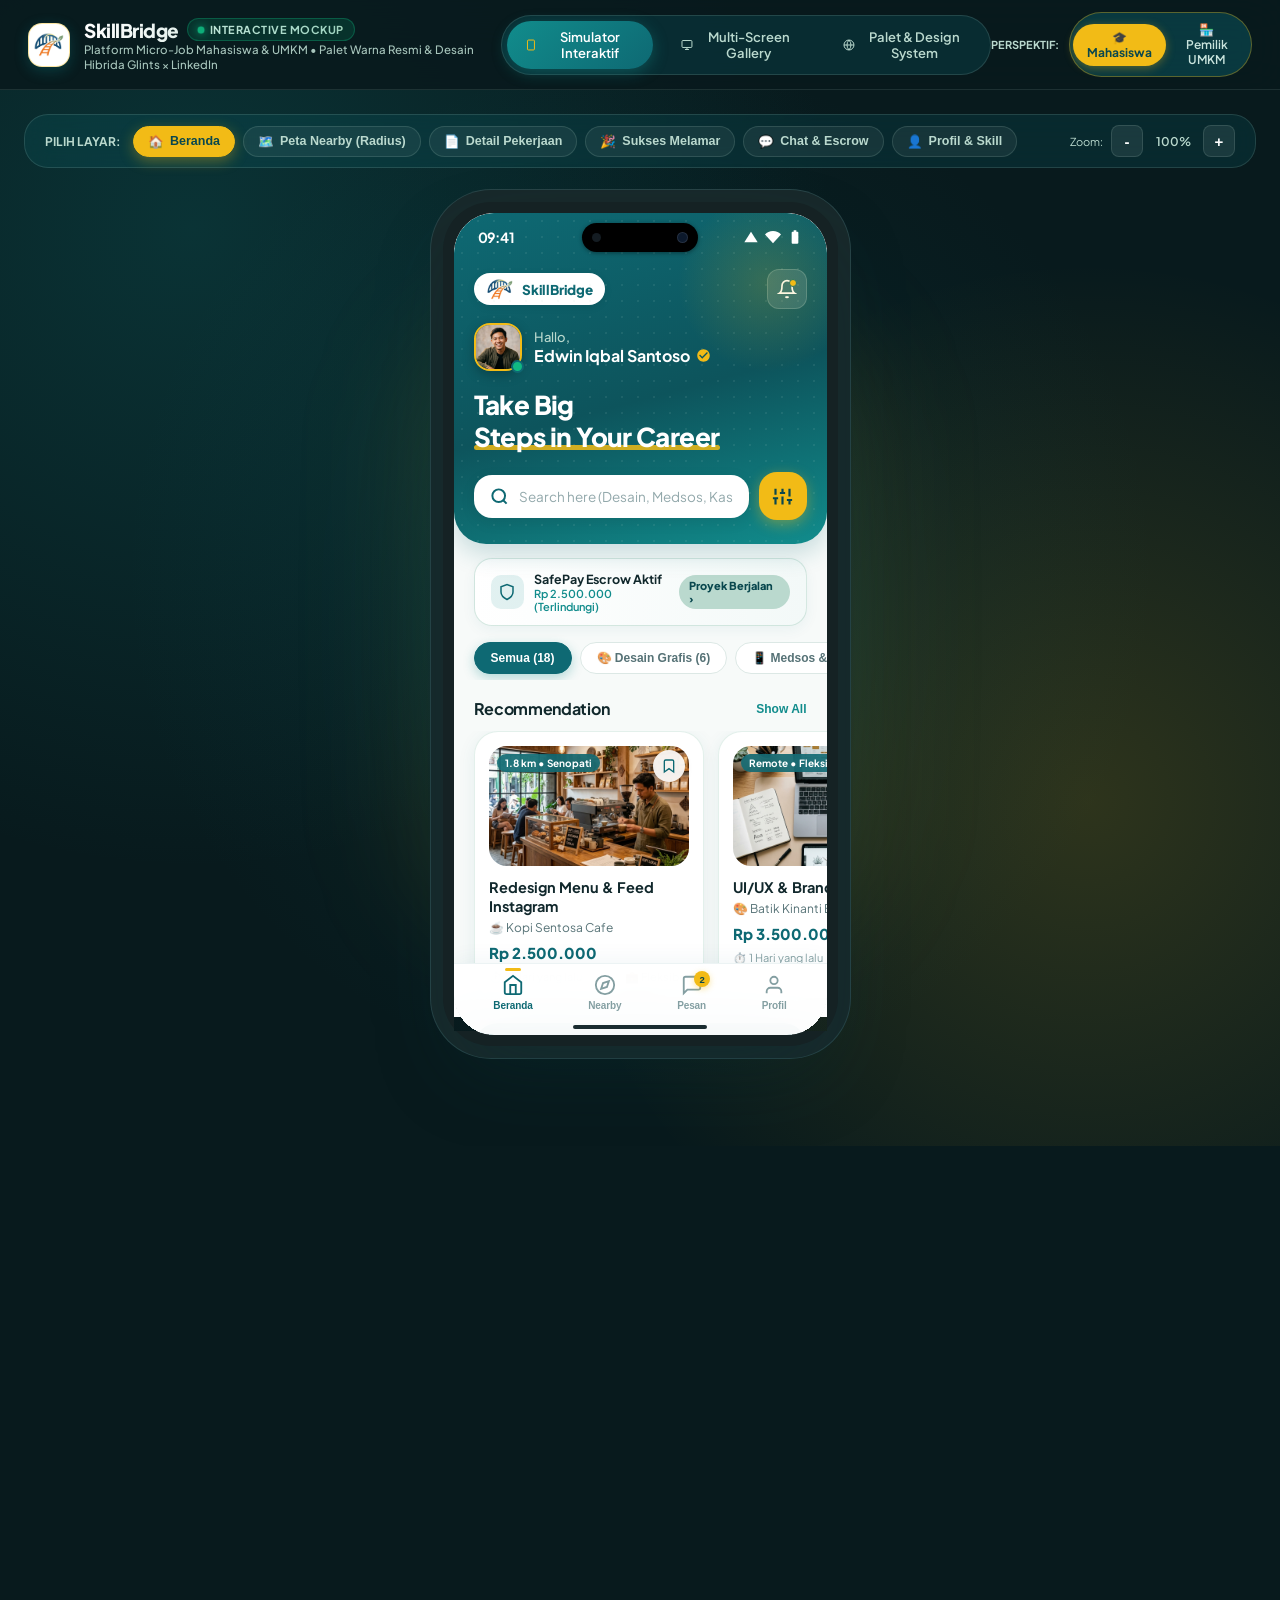
<file: index.html>
<!DOCTYPE html>
<html lang="id">
<head>
  <meta charset="UTF-8">
  <meta http-equiv="refresh" content="0; url=mockup/index.html">
  <title>SkillBridge Mockup Redirect</title>
</head>
<body>
  <p>Mengarahkan ke <a href="mockup/index.html">SkillBridge Interactive Mockup</a>...</p>
</body>
</html>
</file>
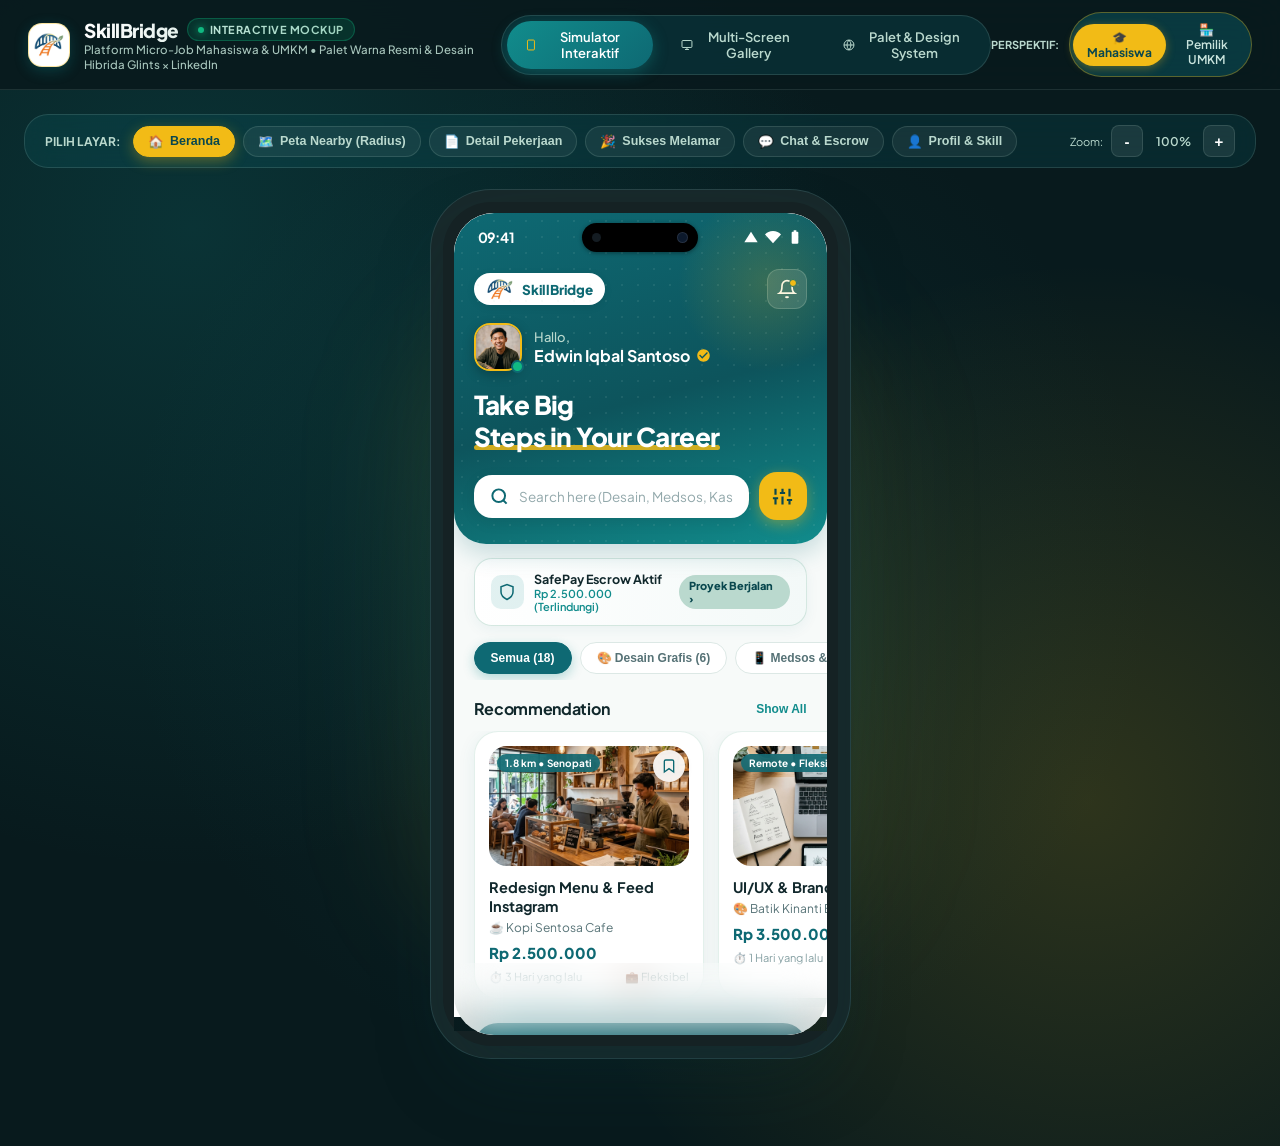
<file: mockup/index.html>
<!DOCTYPE html>
<html lang="id">
<head>
  <meta charset="UTF-8">
  <meta name="viewport" content="width=device-width, initial-scale=1.0">
  <title>SkillBridge — Platform Micro-Job Mahasiswa & UMKM | Interactive Mockup</title>
  <meta name="description" content="Platform yang mengubah skill mahasiswa menjadi peluang kerja dan membantu UMKM mendapatkan tenaga terampil secara fleksibel.">
  <link rel="stylesheet" href="css/style.css">
  <link rel="icon" type="image/svg+xml" href="data:image/svg+xml,<svg xmlns='http://www.w3.org/2000/svg' viewBox='0 0 24 24' fill='%23F2BB16'><path d='M12 2L2 7l10 5 10-5-10-5zM2 17l10 5 10-5M2 12l10 5 10-5'/></svg>">
</head>
<body>

  <!-- ==========================================
       STUDIO TOP NAVBAR
       ========================================== -->
  <header class="studio-navbar">
    <div class="brand-area">
      <div class="brand-logo-badge" style="background: white; padding: 4px; display: flex; align-items: center; justify-content: center;">
        <img src="assets/images/logo.png" alt="SkillBridge" style="width: 32px; height: 32px; object-fit: contain;">
      </div>
      <div class="brand-info">
        <h1>SkillBridge <span class="live-badge"><span class="live-dot"></span> Interactive Mockup</span></h1>
        <p>Platform Micro-Job Mahasiswa & UMKM • Palet Warna Resmi & Desain Hibrida Glints × LinkedIn</p>
      </div>
    </div>

    <!-- Center Mode Switchers -->
    <div class="studio-center-controls">
      <button class="nav-tab-btn active" id="tabPhoneSimulator" onclick="switchStudioMode('simulator')">
        <svg width="16" height="16" viewBox="0 0 24 24" fill="none" stroke="currentColor" stroke-width="2"><rect x="5" y="2" width="14" height="20" rx="2" ry="2"></rect><line x1="12" y1="18" x2="12.01" y2="18"></line></svg>
        Simulator Interaktif
      </button>
      <button class="nav-tab-btn" id="tabMultiShowcase" onclick="switchStudioMode('showcase')">
        <svg width="16" height="16" viewBox="0 0 24 24" fill="none" stroke="currentColor" stroke-width="2"><rect x="2" y="3" width="20" height="14" rx="2" ry="2"></rect><line x1="8" y1="21" x2="16" y2="21"></line><line x1="12" y1="17" x2="12" y2="21"></line></svg>
        Multi-Screen Gallery
      </button>
      <button class="nav-tab-btn" id="tabDesignSystem" onclick="switchStudioMode('design-system')">
        <svg width="16" height="16" viewBox="0 0 24 24" fill="none" stroke="currentColor" stroke-width="2"><circle cx="12" cy="12" r="10"></circle><path d="M12 2a14.5 14.5 0 0 0 0 20 14.5 14.5 0 0 0 0-20"></path><line x1="2" y1="12" x2="22" y2="12"></line></svg>
        Palet & Design System
      </button>
    </div>

    <!-- Role Switcher -->
    <div class="role-switch-container">
      <span style="font-size: 11px; color: var(--c-mint-soft); font-weight: 700;">PERSPEKTIF:</span>
      <div class="role-pill">
        <button class="role-btn active" id="btnRoleStudent" onclick="switchUserRole('student')">🎓 Mahasiswa</button>
        <button class="role-btn" id="btnRoleUMKM" onclick="switchUserRole('umkm')">🏪 Pemilik UMKM</button>
      </div>
    </div>
  </header>

  <!-- ==========================================
       MAIN CONTENT CONTAINER
       ========================================== -->
  <main class="studio-main">

    <!-- ==========================================
         VIEW 1: PHONE SIMULATOR
         ========================================== -->
    <div id="viewSimulator">
      
      <!-- Simulator Navigation Toolbar -->
      <div class="simulator-toolbar">
        <div class="screen-shortcuts">
          <span style="font-size: 12px; color: var(--c-mint-soft); font-weight: 700; margin-right: 4px;">PILIH LAYAR:</span>
          <button class="screen-btn active" data-screen="screen-home" onclick="navToScreen('screen-home')">
            <span>🏠</span> Beranda
          </button>
          <button class="screen-btn" data-screen="screen-nearby" onclick="navToScreen('screen-nearby')">
            <span>🗺️</span> Peta Nearby (Radius)
          </button>
          <button class="screen-btn" data-screen="screen-detail" onclick="navToScreen('screen-detail')">
            <span>📄</span> Detail Pekerjaan
          </button>
          <button class="screen-btn" data-screen="screen-success" onclick="navToScreen('screen-success')">
            <span>🎉</span> Sukses Melamar
          </button>
          <button class="screen-btn" data-screen="screen-chat" onclick="navToScreen('screen-chat')">
            <span>💬</span> Chat & Escrow
          </button>
          <button class="screen-btn" data-screen="screen-profile" onclick="navToScreen('screen-profile')">
            <span>👤</span> Profil & Skill
          </button>
          <button class="screen-btn" data-screen="screen-umkm-post" id="btnUmkmPostNav" onclick="navToScreen('screen-umkm-post')" style="display: none; background: #FEF3C7; color: #92400E; border-color: #FDE68A;">
            <span>➕</span> Pasang Lowongan
          </button>
        </div>

        <div class="scale-controls">
          <span style="font-size: 11px; color: var(--c-mint-soft);">Zoom:</span>
          <button class="scale-btn" onclick="adjustScale(-0.1)">-</button>
          <span class="scale-text" id="scaleIndicator">100%</span>
          <button class="scale-btn" onclick="adjustScale(0.1)">+</button>
        </div>
      </div>

      <!-- Simulator Stage with Device Frame -->
      <div class="simulator-stage">
        <div class="device-glow"></div>

        <div class="phone-wrapper" id="phoneWrapper">
          <div class="phone-inner">

            <!-- iPhone 16 Status Bar -->
            <div class="phone-status-bar" id="phoneStatusBar">
              <span class="status-time">09:41</span>
              <div class="dynamic-island">
                <div class="sensor-dot"></div>
                <div class="camera-lens"></div>
              </div>
              <div class="status-icons">
                <!-- Signal -->
                <svg viewBox="0 0 24 24"><path d="M2 20h20L12 4 2 20z"/></svg>
                <!-- Wifi -->
                <svg viewBox="0 0 24 24"><path d="M12 3C7.03 3 2.65 5.09.03 8.43L12 21.5 23.97 8.42C21.35 5.09 16.97 3 12 3z"/></svg>
                <!-- Battery -->
                <svg viewBox="0 0 24 24"><path d="M15.67 4H14V2h-4v2H8.33C7.6 4 7 4.6 7 5.33v15.33C7 21.4 7.6 22 8.33 22h7.33c.74 0 1.34-.6 1.34-1.33V5.33C17 4.6 16.4 4 15.67 4z"/></svg>
              </div>
            </div>

            <!-- Viewport Containing Active Screens -->
            <div class="phone-screen-viewport" id="viewport">

              <!-- ==============================================
                   SCREEN 1: BERANDA MAHASISWA (HOME)
                   ============================================== -->
              <div class="screen-container active" id="screen-home">
                
                <!-- Curved Teal Header inspired by Reference 2 -->
                <div class="home-curved-header">
                  <div style="display: flex; align-items: center; justify-content: space-between; margin-bottom: 14px;">
                    <div style="background: white; border-radius: 20px; padding: 5px 12px; display: inline-flex; align-items: center; gap: 8px; box-shadow: 0 2px 8px rgba(0,0,0,0.08);">
                      <img src="assets/images/logo.png" alt="SkillBridge" style="height: 22px; width: auto; object-fit: contain;">
                      <span style="font-size: 13.5px; font-weight: 800; color: #0E6973; letter-spacing: -0.2px;">SkillBridge</span>
                    </div>
                    <button class="header-action-btn" onclick="showToast('Notifikasi: Kopi Sentosa menyukai portofoliomu!')">
                      <svg viewBox="0 0 24 24" fill="none" stroke-width="2"><path d="M18 8A6 6 0 0 0 6 8c0 7-3 9-3 9h18s-3-2-3-9"></path><path d="M13.73 21a2 2 0 0 1-3.46 0"></path></svg>
                      <span class="dot-alert"></span>
                    </button>
                  </div>
                  <div class="user-top-row">
                    <div class="user-profile-meta" onclick="navToScreen('screen-profile')" style="cursor: pointer;">
                      <div class="avatar-wrapper">
                        <img src="assets/images/avatar_ryan.jpg" alt="Edwin Iqbal" class="user-avatar-img">
                        <span class="online-badge"></span>
                      </div>
                      <div>
                        <p class="greeting-text">Hallo,</p>
                        <h3 class="greeting-name">
                          Edwin Iqbal Santoso
                          <svg class="verified-icon" viewBox="0 0 24 24"><path d="M12 2C6.48 2 2 6.48 2 12s4.48 10 10 10 10-4.48 10-10S17.52 2 12 2zm-2 15l-5-5 1.41-1.41L10 14.17l7.59-7.59L19 8l-9 9z"/></svg>
                        </h3>
                      </div>
                    </div>
                  </div>

                  <!-- Tagline (PDF page 12) -->
                  <div class="hero-tagline-area">
                    <h2>Take Big<br><span class="tagline-underline">Steps in Your Career</span></h2>
                  </div>

                  <!-- Search Bar & Filter Button -->
                  <div class="search-filter-wrapper">
                    <div class="search-input-box">
                      <svg viewBox="0 0 24 24" fill="none" stroke-width="2.5"><circle cx="11" cy="11" r="8"></circle><line x1="21" y1="21" x2="16.65" y2="16.65"></line></svg>
                      <input type="text" id="searchInput" placeholder="Search here (Desain, Medsos, Kas)..">
                    </div>
                    <button class="filter-btn-square" onclick="showFilterModal()">
                      <svg viewBox="0 0 24 24" fill="none" stroke-width="2.5"><line x1="4" y1="21" x2="4" y2="14"></line><line x1="4" y1="10" x2="4" y2="3"></line><line x1="12" y1="21" x2="12" y2="12"></line><line x1="12" y1="8" x2="12" y2="3"></line><line x1="20" y1="21" x2="20" y2="16"></line><line x1="20" y1="12" x2="20" y2="3"></line><line x1="1" y1="14" x2="7" y2="14"></line><line x1="9" y1="8" x2="15" y2="8"></line><line x1="17" y1="16" x2="23" y2="16"></line></svg>
                    </button>
                  </div>
                </div>

                <!-- Escrow Quick Balance Pill -->
                <div class="escrow-quick-pill" onclick="navToScreen('screen-chat')">
                  <div class="escrow-left">
                    <div class="escrow-icon-shield">
                      <svg viewBox="0 0 24 24" fill="none" stroke-width="2"><path d="M12 22s8-4 8-10V5l-8-3-8 3v7c0 6 8 10 8 10z"></path></svg>
                    </div>
                    <div class="escrow-labels">
                      <h4>SafePay Escrow Aktif</h4>
                      <p>Rp 2.500.000 (Terlindungi)</p>
                    </div>
                  </div>
                  <span class="escrow-right-badge">Proyek Berjalan ›</span>
                </div>

                <!-- Category Pills (Horizontal Scroll) -->
                <div class="category-scroll-section">
                  <button class="category-pill active" onclick="filterCategory(this, 'all')">Semua (18)</button>
                  <button class="category-pill" onclick="filterCategory(this, 'desain')">🎨 Desain Grafis (6)</button>
                  <button class="category-pill" onclick="filterCategory(this, 'sosmed')">📱 Medsos & Konten (5)</button>
                  <button class="category-pill" onclick="filterCategory(this, 'pembukuan')">📊 Pembukuan Kas (3)</button>
                  <button class="category-pill" onclick="filterCategory(this, 'webit')">💻 Web & IT (2)</button>
                  <button class="category-pill" onclick="filterCategory(this, 'admin')">📝 Admin UMKM (2)</button>
                </div>

                <!-- Section: Recommendation (PDF Page 12) -->
                <div class="section-title-row">
                  <h3>Recommendation</h3>
                  <button class="show-all-link" onclick="showToast('Menampilkan 12 lowongan rekomendasi AI..')">Show All</button>
                </div>

                <div class="recommendation-carousel">
                  <!-- Recom Card 1 -->
                  <div class="recom-card" onclick="openJobDetail('kopi-sentosa')">
                    <button class="bookmark-toggle-btn active" onclick="toggleBookmark(event, this)">
                      <svg viewBox="0 0 24 24" stroke-width="2"><path d="M19 21l-7-5-7 5V5a2 2 0 0 1 2-2h10a2 2 0 0 1 2 2z"></path></svg>
                    </button>
                    <div class="recom-thumb-box">
                      <img src="assets/images/coffee_shop.jpg" alt="Kopi Sentosa">
                      <span class="recom-tag-badge">1.8 km • Senopati</span>
                    </div>
                    <h4 class="recom-job-title">Redesign Menu & Feed Instagram</h4>
                    <p class="recom-umkm-name">☕ Kopi Sentosa Cafe</p>
                    <div class="recom-salary">Rp 2.500.000</div>
                    <div class="recom-meta-row">
                      <span class="meta-icon-item">⏱️ 3 Hari yang lalu</span>
                      <span class="meta-icon-item">💼 Fleksibel</span>
                    </div>
                  </div>

                  <!-- Recom Card 2 -->
                  <div class="recom-card" onclick="openJobDetail('desain-brand')">
                    <button class="bookmark-toggle-btn" onclick="toggleBookmark(event, this)">
                      <svg viewBox="0 0 24 24" stroke-width="2"><path d="M19 21l-7-5-7 5V5a2 2 0 0 1 2-2h10a2 2 0 0 1 2 2z"></path></svg>
                    </button>
                    <div class="recom-thumb-box">
                      <img src="assets/images/design_workspace.jpg" alt="Batik Lestari">
                      <span class="recom-tag-badge">Remote • Fleksibel</span>
                    </div>
                    <h4 class="recom-job-title">UI/UX & Brand Guide UMKM</h4>
                    <p class="recom-umkm-name">🎨 Batik Kinanti Boutique</p>
                    <div class="recom-salary">Rp 3.500.000</div>
                    <div class="recom-meta-row">
                      <span class="meta-icon-item">⏱️ 1 Hari yang lalu</span>
                      <span class="meta-icon-item">💼 Micro-Job</span>
                    </div>
                  </div>

                  <!-- Recom Card 3 -->
                  <div class="recom-card" onclick="openJobDetail('kas-excel')">
                    <button class="bookmark-toggle-btn" onclick="toggleBookmark(event, this)">
                      <svg viewBox="0 0 24 24" stroke-width="2"><path d="M19 21l-7-5-7 5V5a2 2 0 0 1 2-2h10a2 2 0 0 1 2 2z"></path></svg>
                    </button>
                    <div class="recom-thumb-box">
                      <img src="assets/images/bookkeeping.jpg" alt="Pembukuan Kas">
                      <span class="recom-tag-badge">2.4 km • Tebet</span>
                    </div>
                    <h4 class="recom-job-title">Pembukuan Kas Sederhana Excel</h4>
                    <p class="recom-umkm-name">📊 Toko Grosir Barokah</p>
                    <div class="recom-salary">Rp 1.500.000</div>
                    <div class="recom-meta-row">
                      <span class="meta-icon-item">⏱️ 2 Hari yang lalu</span>
                      <span class="meta-icon-item">💼 Part-time</span>
                    </div>
                  </div>
                </div>

                <!-- Banner Peta Terdekat (CTA to Nearby Map) -->
                <div class="nearby-cta-banner" onclick="navToScreen('screen-nearby')">
                  <div class="nearby-banner-content">
                    <h4>📍 Eksplor UMKM Terdekat</h4>
                    <p>Ada 5 micro-job UMKM dalam radius 3 km dari lokasimu saat ini.</p>
                  </div>
                  <div class="nearby-pill-btn">
                    Buka Peta ›
                  </div>
                </div>

                <!-- Section: Lowongan Terbaru (Feed Vertikal) -->
                <div class="section-title-row">
                  <h3>Peluang Terbaru Hari Ini</h3>
                  <button class="show-all-link" onclick="showToast('Memperbarui lowongan terbaru..')">Terbaru</button>
                </div>

                <div class="vertical-jobs-list">
                  <!-- Card 1 -->
                  <div class="vertical-job-card" onclick="openJobDetail('kopi-sentosa')">
                    <div class="umkm-thumb-circle">
                      <img src="assets/images/coffee_shop.jpg" alt="Kopi Sentosa">
                    </div>
                    <div class="v-job-info">
                      <div class="v-job-header-row">
                        <h4 class="v-job-title">Desain Feed & Menu Baru</h4>
                        <button class="bookmark-toggle-btn" style="position:static;" onclick="toggleBookmark(event, this)">
                          <svg viewBox="0 0 24 24" stroke-width="2"><path d="M19 21l-7-5-7 5V5a2 2 0 0 1 2-2h10a2 2 0 0 1 2 2z"></path></svg>
                        </button>
                      </div>
                      <p class="v-umkm-meta">Kopi Sentosa Cafe • Senopati</p>
                      <div class="v-badges-row">
                        <span class="verified-umkm-chip">⭐ 4.9 UMKM Terverifikasi</span>
                        <span class="skill-chip">Canva</span>
                        <span class="skill-chip">Figma</span>
                      </div>
                      <div class="v-bottom-row">
                        <div class="v-salary">Rp 2.500.000</div>
                        <span class="v-distance-tag">📍 1.8 km</span>
                      </div>
                    </div>
                  </div>

                  <!-- Card 2 -->
                  <div class="vertical-job-card" onclick="openJobDetail('kas-excel')">
                    <div class="umkm-thumb-circle">
                      <img src="assets/images/bookkeeping.jpg" alt="Toko Grosir">
                    </div>
                    <div class="v-job-info">
                      <div class="v-job-header-row">
                        <h4 class="v-job-title">Data Analyst & Kas UMKM</h4>
                        <button class="bookmark-toggle-btn" style="position:static;" onclick="toggleBookmark(event, this)">
                          <svg viewBox="0 0 24 24" stroke-width="2"><path d="M19 21l-7-5-7 5V5a2 2 0 0 1 2-2h10a2 2 0 0 1 2 2z"></path></svg>
                        </button>
                      </div>
                      <p class="v-umkm-meta">Toko Grosir Barokah • Tebet</p>
                      <div class="v-badges-row">
                        <span class="verified-umkm-chip">🛡️ Escrow SafePay</span>
                        <span class="skill-chip">Excel</span>
                        <span class="skill-chip">Akuntansi</span>
                      </div>
                      <div class="v-bottom-row">
                        <div class="v-salary">Rp 1.500.000</div>
                        <span class="v-distance-tag">📍 2.4 km</span>
                      </div>
                    </div>
                  </div>

                  <!-- Card 3 -->
                  <div class="vertical-job-card" onclick="openJobDetail('desain-brand')">
                    <div class="umkm-thumb-circle">
                      <img src="assets/images/design_workspace.jpg" alt="Batik Kinanti">
                    </div>
                    <div class="v-job-info">
                      <div class="v-job-header-row">
                        <h4 class="v-job-title">Foto Produk & Katalog Shopee</h4>
                        <button class="bookmark-toggle-btn" style="position:static;" onclick="toggleBookmark(event, this)">
                          <svg viewBox="0 0 24 24" stroke-width="2"><path d="M19 21l-7-5-7 5V5a2 2 0 0 1 2-2h10a2 2 0 0 1 2 2z"></path></svg>
                        </button>
                      </div>
                      <p class="v-umkm-meta">Batik Kinanti Boutique • Kemang</p>
                      <div class="v-badges-row">
                        <span class="verified-umkm-chip">⭐ 5.0 Star</span>
                        <span class="skill-chip">Photoshop</span>
                        <span class="skill-chip">Foto Produk</span>
                      </div>
                      <div class="v-bottom-row">
                        <div class="v-salary">Rp 3.000.000</div>
                        <span class="v-distance-tag">📍 3.1 km</span>
                      </div>
                    </div>
                  </div>
                </div>

                <div style="height: 24px;"></div>
              </div>


              <!-- ==============================================
                   SCREEN 2: PETA PEKERJAAN TERDEKAT (NEARBY MAP)
                   Matches PDF Pages 2, 7, 8, 26-31
                   ============================================== -->
              <div class="screen-container" id="screen-nearby">
                <div class="nearby-map-screen">
                  
                  <!-- Top Floating Map Bar -->
                  <div class="map-top-bar">
                    <button class="map-back-btn" onclick="navToScreen('screen-home')">
                      <svg viewBox="0 0 24 24" fill="none" stroke-width="2.5"><line x1="19" y1="12" x2="5" y2="12"></line><polyline points="12 19 5 12 12 5"></polyline></svg>
                    </button>
                    <div class="map-title-chip">
                      <span>📍</span> Nearby Micro-Jobs
                    </div>
                    <button class="map-filter-radius-btn" onclick="cycleMapRadius()">
                      <span id="radiusLabel">Radius: 3 KM</span> ▾
                    </button>
                  </div>

                  <!-- Stylized City Map Canvas -->
                  <div class="map-canvas-container" id="mapCanvas">
                    <!-- SVG Architectural City Blocks -->
                    <svg class="map-svg-grid" viewBox="0 0 400 680" xmlns="http://www.w3.org/2000/svg">
                      <!-- Base background -->
                      <rect width="400" height="680" fill="#E8EFF2"/>
                      
                      <!-- City Blocks / Building Parcels (Matches PDF Page 2, 7, 8) -->
                      <g fill="#D5E2E8" rx="6">
                        <rect x="20" y="70" width="80" height="60" rx="8"/>
                        <rect x="115" y="60" width="120" height="75" rx="8"/>
                        <rect x="250" y="70" width="130" height="60" rx="8"/>
                        
                        <rect x="25" y="150" width="100" height="70" rx="8"/>
                        <rect x="140" y="155" width="110" height="90" rx="8"/>
                        <rect x="270" y="150" width="110" height="85" rx="8"/>
                        
                        <rect x="20" y="240" width="90" height="80" rx="8"/>
                        <rect x="130" y="265" width="140" height="110" rx="8"/>
                        <rect x="290" y="255" width="90" height="90" rx="8"/>
                        
                        <rect x="30" y="340" width="80" height="95" rx="8"/>
                        <rect x="290" y="365" width="90" height="100" rx="8"/>

                        <rect x="25" y="455" width="110" height="85" rx="8"/>
                        <rect x="155" y="395" width="115" height="120" rx="8"/>
                        <rect x="290" y="485" width="90" height="80" rx="8"/>

                        <rect x="30" y="560" width="120" height="90" rx="8"/>
                        <rect x="170" y="535" width="100" height="115" rx="8"/>
                        <rect x="290" y="585" width="90" height="70" rx="8"/>
                      </g>

                      <!-- Main Roads Grid Lines -->
                      <g stroke="#FFFFFF" stroke-width="14" stroke-linecap="round" stroke-linejoin="round">
                        <line x1="0" y1="140" x2="400" y2="140"/>
                        <line x1="0" y1="235" x2="400" y2="235"/>
                        <line x1="0" y1="385" x2="400" y2="385"/>
                        <line x1="0" y1="525" x2="400" y2="525"/>
                        <line x1="120" y1="0" x2="120" y2="680"/>
                        <line x1="260" y1="0" x2="260" y2="680"/>
                      </g>

                      <!-- Glowing Route Navigation Polyline (Matches PDF Page 2 & 27) -->
                      <polyline id="routePolyline" 
                        points="65,490 65,315 125,315 125,210 265,210 265,115" 
                        fill="none" 
                        stroke="#118C8C" 
                        stroke-width="5" 
                        stroke-linecap="round" 
                        stroke-linejoin="round"
                        stroke-dasharray="8 4"
                      />
                    </svg>

                    <!-- User GPS Marker (Student Edwin at origin) -->
                    <div class="user-gps-marker" style="left: 65px; top: 490px;">
                      <div class="user-pulse-ring"></div>
                      <div class="user-marker-circle">
                        <img src="assets/images/avatar_ryan.jpg" alt="Edwin">
                      </div>
                    </div>

                    <!-- Distance Tooltip Badge (like PDF page 2: "10.3KM" or "1.8KM") -->
                    <div class="map-distance-tooltip" id="mapDistanceTooltip" style="left: 170px; top: 210px;">
                      <span>⚡</span> <strong id="distanceVal">1.8 KM</strong> • 12 Mnt
                    </div>

                    <!-- UMKM Job Pins (Clickable) -->
                    <!-- Pin 1: Kopi Sentosa (Selected) -->
                    <div class="map-job-pin selected" id="pin-kopi-sentosa" style="left: 265px; top: 115px;" onclick="selectMapPin('kopi-sentosa', 265, 115, '1.8 KM', 'Redesign Menu & Feed IG', 'Kopi Sentosa Cafe', 'Rp 2.500.000', 'assets/images/coffee_shop.jpg')">
                      <div class="pin-bubble">
                        <span class="pin-icon">☕</span>
                        <span class="pin-title">Kopi Sentosa</span>
                      </div>
                      <div class="pin-pointer"></div>
                    </div>

                    <!-- Pin 2: Batik Lestari -->
                    <div class="map-job-pin" id="pin-batik-lestari" style="left: 310px; top: 310px;" onclick="selectMapPin('batik-lestari', 310, 310, '3.2 KM', 'UI/UX & Brand Guide', 'Batik Kinanti', 'Rp 3.500.000', 'assets/images/design_workspace.jpg')">
                      <div class="pin-bubble">
                        <span class="pin-icon">🎨</span>
                        <span class="pin-title">Batik Kinanti</span>
                      </div>
                      <div class="pin-pointer"></div>
                    </div>

                    <!-- Pin 3: Toko Grosir Barokah -->
                    <div class="map-job-pin" id="pin-toko-grosir" style="left: 120px; top: 600px;" onclick="selectMapPin('toko-grosir', 120, 600, '2.1 KM', 'Pembukuan Kas Excel', 'Grosir Barokah', 'Rp 1.500.000', 'assets/images/bookkeeping.jpg')">
                      <div class="pin-bubble">
                        <span class="pin-icon">📊</span>
                        <span class="pin-title">Grosir Barokah</span>
                      </div>
                      <div class="pin-pointer"></div>
                    </div>
                  </div>

                  <!-- Floating Bottom Card (like PDF page 2, 8, 29) -->
                  <div class="map-bottom-sheet" id="mapBottomSheet">
                    <div class="sheet-thumb">
                      <img id="sheetImg" src="assets/images/coffee_shop.jpg" alt="Thumbnail">
                    </div>
                    <div class="sheet-info">
                      <h4 class="sheet-job-title" id="sheetTitle">Redesign Menu & Feed IG</h4>
                      <p class="sheet-umkm-name" id="sheetUmkm">Kopi Sentosa Cafe • 1.8 KM</p>
                      <div class="sheet-salary" id="sheetSalary">Rp 2.500.000</div>
                    </div>
                    <button class="sheet-details-btn" onclick="openJobDetail('kopi-sentosa')">
                      Details
                    </button>
                  </div>
                </div>
              </div>


              <!-- ==============================================
                   SCREEN 3: DETAIL PEKERJAAN ("TENTANG PEKERJAAN")
                   Matches PDF Page 1, 4, 10, 32 + Reference 2
                   ============================================== -->
              <div class="screen-container" id="screen-detail">
                <div class="job-detail-screen">
                  
                  <!-- Top Navigation Bar -->
                  <div class="detail-nav-bar">
                    <button class="detail-back-btn" onclick="navToScreen('screen-home')">
                      <svg viewBox="0 0 24 24" fill="none" stroke-width="2.5"><line x1="19" y1="12" x2="5" y2="12"></line><polyline points="12 19 5 12 12 5"></polyline></svg>
                    </button>
                    <div class="detail-nav-center">
                      <h3>Tentang Pekerjaan</h3>
                      <p>Finish with your great skills</p>
                    </div>
                    <div class="detail-actions-right">
                      <button class="action-circle-btn" onclick="showToast('Tautan lowongan disalin!')">
                        <svg viewBox="0 0 24 24" fill="none" stroke-width="2"><circle cx="18" cy="5" r="3"></circle><circle cx="6" cy="12" r="3"></circle><circle cx="18" cy="19" r="3"></circle><line x1="8.59" y1="13.51" x2="15.42" y2="17.49"></line><line x1="15.41" y1="6.51" x2="8.59" y2="10.49"></line></svg>
                      </button>
                      <button class="action-circle-btn" onclick="toggleBookmark(event, this)">
                        <svg viewBox="0 0 24 24" fill="none" stroke-width="2"><path d="M19 21l-7-5-7 5V5a2 2 0 0 1 2-2h10a2 2 0 0 1 2 2z"></path></svg>
                      </button>
                    </div>
                  </div>

                  <!-- Detail Scrollable Content -->
                  <div class="detail-content-scroll">
                    <!-- Hero Banner -->
                    <div class="detail-hero-banner">
                      <img id="detailBannerImg" src="assets/images/coffee_shop.jpg" alt="Detail Hero">
                      <span class="detail-tag-floating" id="detailCategoryTag">Product & Content Design</span>
                    </div>

                    <!-- Job Title & Meta -->
                    <div class="detail-main-header">
                      <h2 class="detail-job-heading" id="detailJobHeading">REDESIGN MENU & FEED INSTAGRAM</h2>
                      <p class="detail-sub-category" id="detailSubCategory">Kopi Sentosa Cafe • Micro-Job Fleksibel</p>
                      <span class="detail-deadline-chip">
                        <span>⏳</span> Deadline Oct 20, 2026 • 5 Hari Pengerjaan
                      </span>
                    </div>

                    <!-- Section: Project Goal (Matches PDF) -->
                    <div class="detail-section-block">
                      <h4 class="detail-block-title">Project Goal</h4>
                      <p class="detail-block-desc" id="detailProjectGoal">
                        Membangun sebuah design style dan guideline yang bisa digunakan oleh barista & admin UMKM dalam membuat konten visual serta promosi media sosial secara konsisten dan menarik pelanggan muda.
                      </p>
                    </div>

                    <!-- Section: Key Points (Matches PDF) -->
                    <div class="detail-section-block">
                      <h4 class="detail-block-title">Key Points & Deliverables</h4>
                      <div class="key-points-list" id="detailKeyPoints">
                        <div class="key-point-item">
                          <span class="point-bull-icon"></span>
                          <span>Color, Typography, dan Grid Template feed</span>
                        </div>
                        <div class="key-point-item">
                          <span class="point-bull-icon"></span>
                          <span>9 Desain Feed Instagram + 3 Story Template (Canva/Figma)</span>
                        </div>
                        <div class="key-point-item">
                          <span class="point-bull-icon"></span>
                          <span>Desain Menu Meja & Barcode QRIS Siap Cetak</span>
                        </div>
                        <div class="key-point-item">
                          <span class="point-bull-icon"></span>
                          <span>Handbook Panduan Barista & Mini Tutoring 1 Jam</span>
                        </div>
                      </div>
                    </div>

                    <!-- Section: Required Skills -->
                    <div class="detail-section-block">
                      <h4 class="detail-block-title">Skill Terverifikasi yang Dibutuhkan</h4>
                      <div class="skills-tags-row">
                        <span class="skill-tag-pill">
                          <svg viewBox="0 0 24 24"><polyline points="20 6 9 17 4 12"></polyline></svg> Canva Pro
                        </span>
                        <span class="skill-tag-pill">
                          <svg viewBox="0 0 24 24"><polyline points="20 6 9 17 4 12"></polyline></svg> Figma
                        </span>
                        <span class="skill-tag-pill">
                          <svg viewBox="0 0 24 24"><polyline points="20 6 9 17 4 12"></polyline></svg> Instagram Marketing
                        </span>
                        <span class="skill-tag-pill">
                          <svg viewBox="0 0 24 24"><polyline points="20 6 9 17 4 12"></polyline></svg> Copywriting
                        </span>
                      </div>
                    </div>

                    <!-- Section: UMKM Trust & Escrow Guarantee -->
                    <div class="umkm-trust-card">
                      <div class="umkm-profile-row">
                        <div class="umkm-avatar-box">
                          <img src="assets/images/coffee_shop.jpg" alt="UMKM">
                        </div>
                        <div class="umkm-name-block">
                          <h4>Kopi Sentosa Senopati <span class="verified-icon" style="display:inline-block; vertical-align:middle;">✓</span></h4>
                          <div class="umkm-rating-stars">
                            <span>⭐⭐⭐⭐⭐</span> 4.9 (34 ulasan mahasiswa)
                          </div>
                        </div>
                      </div>

                      <div class="safepay-guarantee-row">
                        <svg class="safepay-shield-icon" viewBox="0 0 24 24" fill="none" stroke-width="2.5">
                          <path d="M12 22s8-4 8-10V5l-8-3-8 3v7c0 6 8 10 8 10z"></path>
                        </svg>
                        <div class="safepay-text">
                          <h5>SkillBridge SafePay Protected</h5>
                          <p>Dana honor sebesar <strong id="detailEscrowTxt">Rp 2.500.000</strong> sudah disetor & diamankan di rekening bersama. Pasti cair otomatis setelah pekerjaan disetujui!</p>
                        </div>
                      </div>
                    </div>
                  </div>

                  <!-- Sticky Bottom Salary & Apply Bar (Matches PDF) -->
                  <div class="detail-sticky-bar">
                    <div class="salary-column">
                      <span class="salary-label">Total Salary</span>
                      <span class="salary-amount-large" id="detailSalaryLarge">Rp 2.500.000</span>
                    </div>
                    <button class="apply-cta-btn" onclick="openApplyModal()">
                      Apply for Project
                      <svg width="18" height="18" viewBox="0 0 24 24" fill="none" stroke="currentColor" stroke-width="2.5"><line x1="5" y1="12" x2="19" y2="12"></line><polyline points="12 5 19 12 12 19"></polyline></svg>
                    </button>
                  </div>
                </div>
              </div>


              <!-- ==============================================
                   SCREEN 4: SUCCESS APPLIED SCREEN
                   Matches PDF Pages 14-16, 24-25
                   ============================================== -->
              <div class="screen-container" id="screen-success">
                <div class="success-screen">
                  
                  <!-- Vector Celebration Illustration (Matches PDF) -->
                  <div class="success-illustration-box">
                    <img src="assets/images/success_applied.jpg" alt="Success Applied">
                  </div>

                  <!-- Text Headings -->
                  <h2 class="success-title">Success. You've Applied.</h2>
                  <p class="success-desc">
                    Kami akan memberikan informasi terbaru melalui kanal Message & Notifikasi.
                  </p>

                  <!-- Step Tracker -->
                  <div class="status-tracker-box">
                    <div class="tracker-item">
                      <div class="tracker-icon done">✓</div>
                      <div class="tracker-text">
                        <h5>Lamaran & Portofolio Terkirim</h5>
                        <p>Baru saja • Edwin Iqbal Santoso (Fasilkom UI)</p>
                      </div>
                    </div>

                    <div class="tracker-item">
                      <div class="tracker-icon pending">●</div>
                      <div class="tracker-text">
                        <h5>Review oleh Pemilik UMKM</h5>
                        <p>Estimasi respon dalam 24 jam</p>
                      </div>
                    </div>

                    <div class="tracker-item">
                      <div class="tracker-icon waiting">○</div>
                      <div class="tracker-text">
                        <h5>Pengerjaan & Escrow SafePay Aktif</h5>
                        <p>Dana Rp 2.500.000 terkunci aman</p>
                      </div>
                    </div>
                  </div>

                  <!-- CTAs -->
                  <div class="success-actions-col">
                    <button class="discover-more-btn" onclick="navToScreen('screen-chat')">
                      Buka Chat dengan UMKM 💬
                    </button>
                    <button class="view-chat-btn" onclick="navToScreen('screen-home')">
                      Discover More Projects
                    </button>
                  </div>
                </div>
              </div>


              <!-- ==============================================
                   SCREEN 5: CHAT & ESCROW MILESTONE SCREEN
                   ============================================== -->
              <div class="screen-container" id="screen-chat">
                <div class="chat-screen">
                  
                  <div class="chat-header">
                    <button class="detail-back-btn" onclick="navToScreen('screen-home')">
                      <svg viewBox="0 0 24 24" fill="none" stroke-width="2.5"><line x1="19" y1="12" x2="5" y2="12"></line><polyline points="12 19 5 12 12 5"></polyline></svg>
                    </button>
                    <img src="assets/images/coffee_shop.jpg" alt="Hendra" class="chat-partner-avatar">
                    <div class="chat-partner-info">
                      <h4>Pak Hendra (Kopi Sentosa)</h4>
                      <p>● Online • Terverifikasi UMKM</p>
                    </div>
                  </div>

                  <!-- Escrow Locked Pill Bar -->
                  <div class="escrow-locked-bar">
                    <span>🔒 Escrow Terkunci: <strong>Rp 2.500.000</strong></span>
                    <span style="font-size: 10px; background: #F59E0B; color: white; padding: 2px 8px; border-radius: 10px;">SafePay Aktif</span>
                  </div>

                  <!-- Messages Stream -->
                  <div class="chat-messages-container" id="chatStream">
                    <div class="chat-bubble umkm-msg">
                      Halo Edwin! Kami sudah melihat portofolio kamu di SkillBridge. Konsep visualmu sangat pas dengan vibe cafe kami.
                      <div class="chat-timestamp">10:15</div>
                    </div>

                    <div class="chat-bubble student-msg">
                      Halo Pak Hendra, terima kasih banyak! Saya siap membantu pengerjaan 9 template feed dan buku menu baru. Apakah ada aset logo resolusi tinggi?
                      <div class="chat-timestamp">10:18</div>
                    </div>

                    <div class="chat-bubble umkm-msg">
                      Sudah saya lampirkan di Google Drive. Escrow dana Rp 2.500.000 juga sudah saya setor ke SkillBridge ya. Semangat!
                      <div class="chat-timestamp">10:20</div>
                    </div>

                    <div class="chat-bubble student-msg">
                      Siap Pak, draft pertama akan saya kirimkan lusa untuk direview. Terima kasih! ☕🎨
                      <div class="chat-timestamp">10:22</div>
                    </div>
                  </div>

                  <!-- Chat Input Bar -->
                  <div class="chat-input-bar">
                    <input type="text" id="chatInput" placeholder="Tulis pesan ke Pak Hendra.." onkeydown="if(event.key==='Enter') sendChatMessage()">
                    <button class="chat-send-btn" onclick="sendChatMessage()">
                      <svg viewBox="0 0 24 24"><path d="M2.01 21L23 12 2.01 3 2 10l15 2-15 2z"/></svg>
                    </button>
                  </div>
                </div>
              </div>


              <!-- ==============================================
                   SCREEN 6: PROFIL MAHASISWA & VERIFIKASI SKILL
                   ============================================== -->
              <div class="screen-container" id="screen-profile">
                <div class="profile-screen">
                  
                  <div class="profile-header-card">
                    <img src="assets/images/avatar_ryan.jpg" alt="Edwin Iqbal" class="profile-avatar-large">
                    <h3 class="profile-name">Edwin Iqbal Santoso</h3>
                    <p class="profile-campus">🎓 Universitas Indonesia • Sistem Informasi (2023)</p>
                    
                    <div class="profile-stats-row">
                      <div class="stat-item">
                        <h4>18</h4>
                        <p>Proyek Selesai</p>
                      </div>
                      <div class="stat-item">
                        <h4>4.95 ⭐</h4>
                        <p>Rating UMKM</p>
                      </div>
                      <div class="stat-item">
                        <h4>100%</h4>
                        <p>Ketepatan Waktu</p>
                      </div>
                    </div>
                  </div>

                  <div class="profile-body-sections">
                    <!-- Dompet Saldo Card -->
                    <div class="profile-card-block">
                      <div class="card-title-row">
                        <h4>💰 Dompet Penghasilan</h4>
                        <button class="show-all-link" onclick="showToast('Proses penarikan ke rekening BCA/GoPay berhasil dibuat!')">Tarik Saldo</button>
                      </div>
                      <div style="display: flex; justify-content: space-between; align-items: baseline; margin-bottom: 6px;">
                        <span style="font-size: 22px; font-weight: 800; color: var(--c-teal-deep);">Rp 4.250.000</span>
                        <span style="font-size: 11px; color: #10B981; font-weight: 700;">+ Rp 1.500.000 minggu ini</span>
                      </div>
                      <p style="font-size: 11.5px; color: var(--c-text-muted);">Dana aman dalam Escrow: Rp 2.500.000</p>
                    </div>

                    <!-- Verified Skills Tests -->
                    <div class="profile-card-block">
                      <div class="card-title-row">
                        <h4>🛡️ Hasil Verifikasi Keahlian</h4>
                        <span style="font-size: 11px; color: var(--c-teal-medium); font-weight: 700;">Ujian Standar SkillBridge</span>
                      </div>

                      <div class="skill-bar-item">
                        <div class="skill-label-row">
                          <span>UI/UX & Figma Design</span>
                          <span style="color: var(--c-teal-deep);">98 / 100 (Expert)</span>
                        </div>
                        <div class="skill-progress-track">
                          <div class="skill-progress-fill" style="width: 98%;"></div>
                        </div>
                      </div>

                      <div class="skill-bar-item">
                        <div class="skill-label-row">
                          <span>Social Media & Canva Content</span>
                          <span style="color: var(--c-teal-deep);">94 / 100 (Advanced)</span>
                        </div>
                        <div class="skill-progress-track">
                          <div class="skill-progress-fill" style="width: 94%;"></div>
                        </div>
                      </div>

                      <div class="skill-bar-item">
                        <div class="skill-label-row">
                          <span>Financial & Excel Bookkeeping</span>
                          <span style="color: var(--c-teal-deep);">90 / 100 (Certified)</span>
                        </div>
                        <div class="skill-progress-track">
                          <div class="skill-progress-fill" style="width: 90%;"></div>
                        </div>
                      </div>
                    </div>

                    <!-- Ulasan dari UMKM -->
                    <div class="profile-card-block">
                      <div class="card-title-row">
                        <h4>💬 Ulasan dari Pemilik UMKM</h4>
                      </div>
                      <div style="background: #F8FBFA; padding: 12px; border-radius: 12px; margin-bottom: 8px;">
                        <div style="display: flex; justify-content: space-between; margin-bottom: 4px;">
                          <strong style="font-size: 12.5px;">Kopi Sentosa</strong>
                          <span style="color: #F59E0B; font-size: 11px;">⭐⭐⭐⭐⭐ 5.0</span>
                        </div>
                        <p style="font-size: 11.5px; color: var(--c-text-secondary); line-height: 1.4;">
                          "Hasil desain feed Edwin sangat memuaskan, estetis, dan barista kami langsung bisa mengedit template Canva yang dibuat!"
                        </p>
                      </div>
                    </div>
                  </div>
                </div>
              </div>


              <!-- ==============================================
                   SCREEN 7: POST MICRO-JOB (MODE UMKM)
                   ============================================== -->
              <div class="screen-container" id="screen-umkm-post">
                <div style="padding: 50px 20px 80px; background: var(--c-white); min-height: 100%;">
                  <div style="display: flex; align-items: center; justify-content: space-between; margin-bottom: 16px;">
                    <div>
                      <span class="umkm-mode-badge">🏪 Portal Pemilik UMKM</span>
                      <h2 style="font-size: 20px; font-weight: 800; color: var(--c-text-primary); margin-top: 6px;">Unggah Kebutuhan Kerja</h2>
                    </div>
                  </div>

                  <p style="font-size: 12.5px; color: var(--c-text-secondary); margin-bottom: 20px;">
                    Dapatkan bantuan mahasiswa terampil secara fleksibel untuk desain, pembukuan, atau medsos bisnismu.
                  </p>

                  <div class="form-group">
                    <label>Judul Kebutuhan Pekerjaan</label>
                    <input type="text" class="form-input" id="postJobTitle" value="Desain Banner Promo & Katalog Lebaran">
                  </div>

                  <div class="form-group">
                    <label>Kategori Keterampilan</label>
                    <select class="form-input" id="postJobCategory">
                      <option>Desain Grafis & Banner</option>
                      <option>Pengelolaan Instagram & TikTok</option>
                      <option>Pembukuan Kas Sederhana</option>
                      <option>Input Data & Admin Toko</option>
                    </select>
                  </div>

                  <div class="form-group">
                    <label>Total Anggaran Honor (Escrow SafePay)</label>
                    <input type="text" class="form-input" id="postJobBudget" value="Rp 1.800.000">
                  </div>

                  <div class="form-group">
                    <label>Tenggat Waktu Pengerjaan</label>
                    <input type="text" class="form-input" id="postJobDeadline" value="7 Hari (Fleksibel)">
                  </div>

                  <div class="form-group">
                    <label>Deskripsi & Target Pekerjaan (Project Goal)</label>
                    <textarea class="form-textarea" rows="3">Membuat 5 desain banner promosi untuk WhatsApp dan cetak spanduk depan toko.</textarea>
                  </div>

                  <button class="discover-more-btn" onclick="submitUmkmPost()">
                    🚀 Pasang Lowongan & Kunci Escrow
                  </button>
                </div>
              </div>

            </div> <!-- /phone-screen-viewport -->

            <!-- Phone Bottom Navigation Dock (like PDF Screenshots) -->
            <div class="phone-bottom-nav">
              <button class="nav-item active" id="bNavHome" onclick="navToScreen('screen-home')">
                <svg viewBox="0 0 24 24" fill="none"><path d="M3 9l9-7 9 7v11a2 2 0 0 1-2 2H5a2 2 0 0 1-2-2z"></path><polyline points="9 22 9 12 15 12 15 22"></polyline></svg>
                <span>Beranda</span>
              </button>

              <button class="nav-item" id="bNavNearby" onclick="navToScreen('screen-nearby')">
                <svg viewBox="0 0 24 24" fill="none"><circle cx="12" cy="12" r="10"></circle><polygon points="16.24 7.76 14.12 14.12 7.76 16.24 9.88 9.88 16.24 7.76"></polygon></svg>
                <span>Nearby</span>
              </button>

              <button class="nav-item" id="bNavChat" onclick="navToScreen('screen-chat')">
                <svg viewBox="0 0 24 24" fill="none"><path d="M21 15a2 2 0 0 1-2 2H7l-4 4V5a2 2 0 0 1 2-2h14a2 2 0 0 1 2 2z"></path></svg>
                <span>Pesan</span>
                <span class="badge-count">2</span>
              </button>

              <button class="nav-item" id="bNavProfile" onclick="navToScreen('screen-profile')">
                <svg viewBox="0 0 24 24" fill="none"><path d="M20 21v-2a4 4 0 0 0-4-4H8a4 4 0 0 0-4 4v2"></path><circle cx="12" cy="7" r="4"></circle></svg>
                <span>Profil</span>
              </button>

              <div class="home-indicator"></div>
            </div>

          </div> <!-- /phone-inner -->
        </div> <!-- /phone-wrapper -->
      </div> <!-- /simulator-stage -->
    </div> <!-- /viewSimulator -->


    <!-- ==========================================
         VIEW 2: MULTI-SCREEN SHOWCASE (BEHANCE / DRIBBLE GALLERY)
         Side-by-side presentation of key screens
         ========================================== -->
    <div id="viewMultiShowcase" class="multi-showcase-container">
      
      <div class="showcase-hero-intro">
        <h2>SkillBridge Design System Showcase</h2>
        <p>Kombinasi elegan antara estetika editorial modern (Dark Sea Teal `#0E6973` & `#118C8C`, Soft Mint `#BAD9CE`, Citrus Gold `#F2BB16`, Amber Ochre `#BF820F`) dengan arsitektur rekrutmen profesional Glints & LinkedIn.</p>
      </div>

      <div class="gallery-grid">
        
        <!-- Screen 1 Preview -->
        <div class="gallery-card">
          <span class="gallery-card-badge">Screen 1</span>
          <h3 class="gallery-card-title">Beranda Mahasiswa & Rekomendasi</h3>
          <p class="gallery-card-desc">Curved header beraksen dark teal, bar pencarian dengan filter, status SafePay Escrow, dan carousel micro-job terverifikasi.</p>
          <div class="gallery-phone-preview" style="background: #F7FAF9;">
            <div style="background: #0E6973; padding: 20px; color: white; border-radius: 0 0 24px 24px;">
              <p style="font-size: 11px; opacity: 0.8;">Hallo,</p>
              <h4 style="font-size: 15px; font-weight: 700;">Edwin Iqbal Santoso ✓</h4>
              <h3 style="font-size: 18px; margin-top: 10px; font-weight: 800;">Take Big Steps in Your Career</h3>
            </div>
            <div style="padding: 16px;">
              <div style="background: white; border: 1px solid #dce8e5; padding: 12px; border-radius: 16px; margin-bottom: 12px;">
                <img src="assets/images/coffee_shop.jpg" style="width: 100%; height: 120px; border-radius: 12px; object-fit: cover;">
                <h5 style="font-size: 14px; margin-top: 8px;">Redesign Menu & Feed IG</h5>
                <p style="font-size: 11px; color: #567276;">Kopi Sentosa Cafe • 1.8 KM</p>
                <div style="color: #0E6973; font-weight: 800; margin-top: 4px;">Rp 2.500.000</div>
              </div>
            </div>
          </div>
        </div>

        <!-- Screen 2 Preview -->
        <div class="gallery-card">
          <span class="gallery-card-badge">Screen 2</span>
          <h3 class="gallery-card-title">Peta Pekerjaan Terdekat (Nearby)</h3>
          <p class="gallery-card-desc">Peta navigasi vektor jalanan kota (PDF page 2, 8, 29), rute jarak tempuh mahasiswa ke UMKM, serta floating card preview.</p>
          <div class="gallery-phone-preview" style="background: #E8EFF2; display: flex; flex-direction: column; justify-content: space-between; padding: 14px;">
            <div style="background: white; padding: 8px 14px; border-radius: 30px; font-size: 12px; font-weight: 700; align-self: flex-start; color: #0E6973; box-shadow: 0 2px 8px rgba(0,0,0,0.1);">
              📍 Radius 3 KM • 5 UMKM
            </div>
            <div style="text-align: center; margin: 30px 0;">
              <span style="background: #0E6973; color: white; padding: 6px 14px; border-radius: 20px; font-size: 11px; font-weight: 700;">
                ⚡ Jarak: 1.8 KM (12 Mnt)
              </span>
            </div>
            <div style="background: white; border-radius: 18px; padding: 12px; display: flex; align-items: center; gap: 10px; box-shadow: 0 4px 15px rgba(0,0,0,0.1);">
              <img src="assets/images/coffee_shop.jpg" style="width: 50px; height: 50px; border-radius: 10px; object-fit: cover;">
              <div style="flex:1;">
                <strong style="font-size: 12px; display: block;">Kopi Sentosa</strong>
                <span style="font-size: 11px; color: #0E6973; font-weight: 700;">Rp 2.500.000</span>
              </div>
              <span style="background: #0E6973; color: white; font-size: 10px; font-weight: bold; padding: 6px 12px; border-radius: 20px;">Details</span>
            </div>
          </div>
        </div>

        <!-- Screen 3 Preview -->
        <div class="gallery-card">
          <span class="gallery-card-badge">Screen 3</span>
          <h3 class="gallery-card-title">Tentang Pekerjaan & SafePay Escrow</h3>
          <p class="gallery-card-desc">Detail deliverables, target proyek, skill terverifikasi, profil pemilik UMKM, serta tombol Apply for Project.</p>
          <div class="gallery-phone-preview" style="background: white; padding: 16px;">
            <img src="assets/images/design_workspace.jpg" style="width: 100%; height: 120px; border-radius: 14px; object-fit: cover; margin-bottom: 12px;">
            <h4 style="font-size: 15px; font-weight: 800; color: #0E6973;">BRAND GUIDE & DASHBOARD</h4>
            <p style="font-size: 11px; color: #118C8C; font-weight: 600; margin-bottom: 8px;">Product & Design System</p>
            <div style="background: #F0F9F8; border: 1px solid #BAD9CE; border-radius: 12px; padding: 10px; margin-bottom: 10px; font-size: 11px;">
              <strong>🛡️ SkillBridge SafePay</strong>
              <p style="color: #567276; margin-top: 2px;">Dana Rp 3.500.000 sudah dikunci di Escrow.</p>
            </div>
            <div style="background: #F2BB16; color: #09474e; font-weight: 800; text-align: center; padding: 10px; border-radius: 30px; font-size: 12px;">
              Apply for Project ›
            </div>
          </div>
        </div>

        <!-- Screen 4 Preview -->
        <div class="gallery-card">
          <span class="gallery-card-badge">Screen 4</span>
          <h3 class="gallery-card-title">Success. You've Applied.</h3>
          <p class="gallery-card-desc">Ilustrasi kolaborasi mahasiswa & UMKM (PDF page 14-16), status tracking terkirim, dan direct chat channel.</p>
          <div class="gallery-phone-preview" style="background: white; padding: 20px; text-align: center;">
            <img src="assets/images/success_applied.jpg" style="width: 130px; height: 130px; border-radius: 16px; object-fit: cover; margin-bottom: 12px;">
            <h4 style="font-size: 15px; font-weight: 800; color: #11282c;">Success. You've Applied.</h4>
            <p style="font-size: 11px; color: #567276; margin-bottom: 14px;">Kami akan memberikan informasi terbaru melalui kanal Message.</p>
            <div style="background: #0E6973; color: white; padding: 8px; border-radius: 20px; font-size: 11.5px; font-weight: 700;">
              Discover More
            </div>
          </div>
        </div>

      </div>
    </div>


    <!-- ==========================================
         VIEW 3: DESIGN SYSTEM & COLOR PALETTE INSPECTOR
         Matching user's reference image 1
         ========================================== -->
    <div id="viewDesignSystem" class="design-system-container">
      
      <div class="showcase-hero-intro">
        <h2>Brand Identity & Color Tokens</h2>
        <p>Ekstraksi tepat dari palet warna referensi pengguna dengan rasio kontras WCAG AA/AAA untuk antarmuka micro-job profesional.</p>
      </div>

      <!-- Swatches Grid -->
      <div class="swatch-grid">
        
        <!-- Swatch 1: #0E6973 -->
        <div class="swatch-card">
          <div class="swatch-color-box" style="background: #0E6973;">
            <span class="swatch-hex-pill">#0E6973</span>
          </div>
          <div class="swatch-details">
            <h4 class="swatch-name">Deep Pine Teal</h4>
            <p class="swatch-role">Primary Header, Dominant Dark Contrast, Brand Pillars & Structural Elements</p>
            <button class="copy-hex-btn" onclick="copyHex('#0E6973')">Salin HEX (#0E6973)</button>
          </div>
        </div>

        <!-- Swatch 2: #118C8C -->
        <div class="swatch-card">
          <div class="swatch-color-box" style="background: #118C8C;">
            <span class="swatch-hex-pill">#118C8C</span>
          </div>
          <div class="swatch-details">
            <h4 class="swatch-name">Medium Ocean Teal</h4>
            <p class="swatch-role">Primary Action Buttons, Polyline Route Map, Verified Chips, Links</p>
            <button class="copy-hex-btn" onclick="copyHex('#118C8C')">Salin HEX (#118C8C)</button>
          </div>
        </div>

        <!-- Swatch 3: #BAD9CE -->
        <div class="swatch-card">
          <div class="swatch-color-box" style="background: #BAD9CE;">
            <span class="swatch-hex-pill" style="color: #0E6973; background: rgba(255,255,255,0.7);">#BAD9CE</span>
          </div>
          <div class="swatch-details">
            <h4 class="swatch-name">Soft Mint Sage</h4>
            <p class="swatch-role">Card Backgrounds, Subtle Tag Badges, Secondary Surfaces & Border Accents</p>
            <button class="copy-hex-btn" onclick="copyHex('#BAD9CE')">Salin HEX (#BAD9CE)</button>
          </div>
        </div>

        <!-- Swatch 4: #F2BB16 -->
        <div class="swatch-card">
          <div class="swatch-color-box" style="background: #F2BB16;">
            <span class="swatch-hex-pill" style="color: #0E6973; background: rgba(255,255,255,0.8);">#F2BB16</span>
          </div>
          <div class="swatch-details">
            <h4 class="swatch-name">Citrus Gold Yellow</h4>
            <p class="swatch-role">High Energy CTAs, Star Ratings, Tagline Underline, Bookmarked State</p>
            <button class="copy-hex-btn" onclick="copyHex('#F2BB16')">Salin HEX (#F2BB16)</button>
          </div>
        </div>

        <!-- Swatch 5: #BF820F -->
        <div class="swatch-card">
          <div class="swatch-color-box" style="background: #BF820F;">
            <span class="swatch-hex-pill">#BF820F</span>
          </div>
          <div class="swatch-details">
            <h4 class="swatch-name">Warm Ochre Amber</h4>
            <p class="swatch-role">Verified UMKM Badges, Escrow Payout Warnings, Warm Gradients</p>
            <button class="copy-hex-btn" onclick="copyHex('#BF820F')">Salin HEX (#BF820F)</button>
          </div>
        </div>

      </div>

    </div>

  </main>


  <!-- ==========================================
       APPLY MODAL OVERLAY
       ========================================== -->
  <div class="apply-modal-overlay" id="applyModalOverlay">
    <div class="apply-modal-card">
      <div class="modal-header">
        <h3>Lamar Micro-Job</h3>
        <button class="modal-close-btn" onclick="closeApplyModal()">✕</button>
      </div>

      <div style="background: #F0F7F5; border-radius: 14px; padding: 12px; margin-bottom: 16px; display: flex; align-items: center; gap: 10px;">
        <img src="assets/images/avatar_ryan.jpg" style="width: 44px; height: 44px; border-radius: 12px; object-fit: cover;">
        <div>
          <strong style="font-size: 13.5px;">Edwin Iqbal Santoso</strong>
          <p style="font-size: 11px; color: var(--c-teal-deep);">🎓 UI • Verified Skill Score 98%</p>
        </div>
      </div>

      <div class="form-group">
        <label>Pesan Singkat / Pitch ke UMKM</label>
        <textarea class="form-textarea" id="applyPitchMsg" rows="3">Halo tim Kopi Sentosa! Saya berpengalaman mendesain branding & feed Canva untuk UMKM kuliner. Siap menyelesaikan desain dalam 4 hari kerja.</textarea>
      </div>

      <div class="form-group">
        <label>Pilih Lampiran Portofolio</label>
        <select class="form-input">
          <option>🎨 Portofolio F&B Branding & Social Media (PDF/Figma)</option>
          <option>📊 Dashboard Analitik & Pembukuan Kas Toko</option>
          <option>📱 Video Reels & Katalog Produk</option>
        </select>
      </div>

      <button class="discover-more-btn" onclick="submitApplication()">
        Kirim Lamaran Sekarang ✨
      </button>
    </div>
  </div>


  <!-- Toast Notice -->
  <div class="toast-notice" id="toastNotice">Notifikasi</div>

  <script src="js/app.js"></script>
</body>
</html>
</file>
<file: mockup/css/style.css>
/* ===================================================================
   SKILLBRIDGE — Platform Micro-Job Mahasiswa & UMKM
   Design System & High-Fidelity UI Styles
   Palette:
     - Deep Teal:      #0E6973
     - Medium Teal:    #118C8C
     - Soft Mint Sage: #BAD9CE
     - Citrus Yellow:  #F2BB16
     - Amber Ochre:    #BF820F
   =================================================================== */

@import url('https://fonts.googleapis.com/css2?family=Plus+Jakarta+Sans:ital,wght@0,300;0,400;0,500;0,600;0,700;0,800;1,400&family=Playfair+Display:ital,wght@0,600;0,700;1,600&family=Space+Grotesk:wght@500;700&display=swap');

:root {
  /* Brand Color Palette */
  --c-teal-deep: #0E6973;
  --c-teal-medium: #118C8C;
  --c-mint-soft: #BAD9CE;
  --c-yellow-citrus: #F2BB16;
  --c-ochre-amber: #BF820F;

  /* Derived Tones */
  --c-teal-deep-dark: #09474e;
  --c-teal-deep-light: #167d89;
  --c-mint-subtle: #e6f3f0;
  --c-mint-card: #f0f7f5;
  --c-yellow-hover: #e0ac10;
  --c-yellow-glow: rgba(242, 187, 22, 0.35);
  --c-teal-glow: rgba(17, 140, 140, 0.3);

  /* Neutrals */
  --c-white: #FFFFFF;
  --c-offwhite: #F8FAF9;
  --c-surface: #FFFFFF;
  --c-text-primary: #11282c;
  --c-text-secondary: #567276;
  --c-text-muted: #849fa2;
  --c-border: #DCE8E5;
  --c-border-light: #EEF4F2;
  --c-success: #10B981;
  --c-danger: #EF4444;

  /* Typography */
  --font-sans: 'Plus Jakarta Sans', -apple-system, BlinkMacSystemFont, 'Segoe UI', Roboto, sans-serif;
  --font-display: 'Plus Jakarta Sans', sans-serif;
  --font-serif: 'Playfair Display', Georgia, serif;
  --font-mono: 'Space Grotesk', monospace;

  /* Shadows */
  --shadow-sm: 0 2px 8px rgba(14, 105, 115, 0.06);
  --shadow-md: 0 6px 20px rgba(14, 105, 115, 0.09);
  --shadow-lg: 0 14px 35px rgba(14, 105, 115, 0.14);
  --shadow-xl: 0 24px 60px rgba(14, 105, 115, 0.22);
  --shadow-phone: 0 35px 80px -15px rgba(10, 48, 53, 0.35), 0 0 0 12px #18292B, 0 0 0 13px #284447;

  /* Radii */
  --radius-xs: 8px;
  --radius-sm: 12px;
  --radius-md: 18px;
  --radius-lg: 24px;
  --radius-xl: 32px;
  --radius-full: 9999px;
  --radius-phone: 48px;

  /* Transitions */
  --transition-fast: 0.18s ease;
  --transition-normal: 0.28s cubic-bezier(0.16, 1, 0.3, 1);
  --transition-smooth: 0.45s cubic-bezier(0.16, 1, 0.3, 1);
}

/* ===================================================================
   RESET & BASE STYLES
   =================================================================== */
* {
  margin: 0;
  padding: 0;
  box-sizing: border-box;
  -webkit-font-smoothing: antialiased;
}

body {
  font-family: var(--font-sans);
  background: #081a1d;
  background-image: 
    radial-gradient(circle at 15% 20%, rgba(17, 140, 140, 0.22) 0%, transparent 45%),
    radial-gradient(circle at 85% 70%, rgba(242, 187, 22, 0.16) 0%, transparent 40%),
    radial-gradient(circle at 50% 50%, rgba(14, 105, 115, 0.15) 0%, transparent 60%);
  color: var(--c-white);
  min-height: 100vh;
  overflow-x: hidden;
}

/* Scrollbar */
::-webkit-scrollbar {
  width: 6px;
  height: 6px;
}
::-webkit-scrollbar-track {
  background: transparent;
}
::-webkit-scrollbar-thumb {
  background: rgba(186, 217, 206, 0.35);
  border-radius: 10px;
}
::-webkit-scrollbar-thumb:hover {
  background: rgba(186, 217, 206, 0.6);
}

/* ===================================================================
   STUDIO TOP BAR & CONTROLS
   =================================================================== */
.studio-navbar {
  position: sticky;
  top: 0;
  z-index: 1000;
  display: flex;
  align-items: center;
  justify-content: space-between;
  padding: 12px 28px;
  background: rgba(8, 26, 29, 0.88);
  backdrop-filter: blur(20px);
  -webkit-backdrop-filter: blur(20px);
  border-bottom: 1px solid rgba(186, 217, 206, 0.12);
}

.brand-area {
  display: flex;
  align-items: center;
  gap: 14px;
}

.brand-logo-badge {
  width: 44px;
  height: 44px;
  border-radius: 14px;
  background: linear-gradient(135deg, var(--c-teal-deep) 0%, var(--c-teal-medium) 100%);
  border: 1.5px solid rgba(242, 187, 22, 0.4);
  display: flex;
  align-items: center;
  justify-content: center;
  box-shadow: 0 4px 14px var(--c-teal-glow);
}

.brand-logo-badge svg {
  width: 24px;
  height: 24px;
  fill: var(--c-yellow-citrus);
}

.brand-info h1 {
  font-size: 19px;
  font-weight: 800;
  letter-spacing: -0.5px;
  background: linear-gradient(90deg, #FFFFFF 0%, var(--c-mint-soft) 60%, var(--c-yellow-citrus) 100%);
  -webkit-background-clip: text;
  -webkit-text-fill-color: transparent;
  display: flex;
  align-items: center;
  gap: 8px;
}

.brand-info p {
  font-size: 11.5px;
  color: var(--c-mint-soft);
  font-weight: 500;
  opacity: 0.9;
}

/* Mode Switches */
.studio-center-controls {
  display: flex;
  align-items: center;
  gap: 10px;
  background: rgba(14, 105, 115, 0.25);
  padding: 5px;
  border-radius: var(--radius-full);
  border: 1px solid rgba(186, 217, 206, 0.15);
}

.nav-tab-btn {
  display: flex;
  align-items: center;
  gap: 8px;
  padding: 8px 18px;
  border-radius: var(--radius-full);
  border: none;
  background: transparent;
  color: var(--c-mint-soft);
  font-family: var(--font-sans);
  font-size: 13px;
  font-weight: 600;
  cursor: pointer;
  transition: var(--transition-fast);
}

.nav-tab-btn:hover {
  color: var(--c-white);
  background: rgba(255, 255, 255, 0.06);
}

.nav-tab-btn.active {
  background: linear-gradient(135deg, var(--c-teal-medium) 0%, var(--c-teal-deep) 100%);
  color: var(--c-white);
  box-shadow: 0 4px 15px rgba(17, 140, 140, 0.4);
}

.nav-tab-btn.active svg {
  stroke: var(--c-yellow-citrus);
}

/* Role Selector Pill */
.role-switch-container {
  display: flex;
  align-items: center;
  gap: 10px;
}

.role-pill {
  display: flex;
  align-items: center;
  background: rgba(14, 105, 115, 0.4);
  border: 1px solid rgba(242, 187, 22, 0.35);
  border-radius: var(--radius-full);
  padding: 3px;
}

.role-btn {
  padding: 6px 14px;
  border-radius: var(--radius-full);
  border: none;
  background: transparent;
  color: #c9e4dd;
  font-family: var(--font-sans);
  font-size: 12px;
  font-weight: 600;
  cursor: pointer;
  transition: var(--transition-fast);
}

.role-btn.active {
  background: var(--c-yellow-citrus);
  color: var(--c-teal-deep-dark);
  font-weight: 700;
  box-shadow: 0 2px 10px rgba(242, 187, 22, 0.35);
}

.live-badge {
  display: inline-flex;
  align-items: center;
  gap: 6px;
  padding: 4px 10px;
  background: rgba(16, 185, 129, 0.15);
  border: 1px solid rgba(16, 185, 129, 0.3);
  border-radius: var(--radius-full);
  color: #34d399;
  font-size: 11px;
  font-weight: 700;
  text-transform: uppercase;
  letter-spacing: 0.5px;
}

.live-dot {
  width: 6px;
  height: 6px;
  border-radius: 50%;
  background: #10B981;
  box-shadow: 0 0 8px #10B981;
  animation: pulse-dot 1.8s infinite;
}

@keyframes pulse-dot {
  0% { transform: scale(0.9); opacity: 0.7; }
  50% { transform: scale(1.3); opacity: 1; }
  100% { transform: scale(0.9); opacity: 0.7; }
}

/* ===================================================================
   STUDIO WRAPPER & VIEWS
   =================================================================== */
.studio-main {
  max-width: 1440px;
  margin: 0 auto;
  padding: 24px 24px 60px;
}

/* Floating Toolbar for Phone Simulator */
.simulator-toolbar {
  display: flex;
  align-items: center;
  justify-content: space-between;
  margin-bottom: 24px;
  background: rgba(14, 105, 115, 0.2);
  border: 1px solid rgba(186, 217, 206, 0.15);
  padding: 10px 20px;
  border-radius: var(--radius-lg);
  backdrop-filter: blur(12px);
}

.screen-shortcuts {
  display: flex;
  align-items: center;
  gap: 8px;
  flex-wrap: wrap;
}

.screen-btn {
  background: rgba(255, 255, 255, 0.06);
  border: 1px solid rgba(186, 217, 206, 0.15);
  color: var(--c-mint-soft);
  padding: 7px 14px;
  border-radius: var(--radius-full);
  font-size: 12.5px;
  font-weight: 600;
  cursor: pointer;
  transition: var(--transition-fast);
  display: flex;
  align-items: center;
  gap: 6px;
}

.screen-btn:hover {
  background: rgba(255, 255, 255, 0.12);
  color: var(--c-white);
  border-color: var(--c-mint-soft);
}

.screen-btn.active {
  background: var(--c-yellow-citrus);
  color: var(--c-teal-deep-dark);
  border-color: var(--c-yellow-citrus);
  box-shadow: 0 4px 14px rgba(242, 187, 22, 0.35);
  font-weight: 700;
}

.scale-controls {
  display: flex;
  align-items: center;
  gap: 8px;
}

.scale-btn {
  background: rgba(255, 255, 255, 0.08);
  border: 1px solid rgba(186, 217, 206, 0.15);
  color: var(--c-white);
  width: 32px;
  height: 32px;
  border-radius: 8px;
  cursor: pointer;
  display: flex;
  align-items: center;
  justify-content: center;
  font-size: 15px;
  font-weight: bold;
}
.scale-btn:hover {
  background: rgba(255, 255, 255, 0.2);
}

.scale-text {
  font-size: 12px;
  color: var(--c-mint-soft);
  font-weight: 600;
  min-width: 44px;
  text-align: center;
}

/* ===================================================================
   DEVICE FRAME (iPhone 16 Pro Style)
   =================================================================== */
.simulator-stage {
  display: flex;
  align-items: center;
  justify-content: center;
  padding: 10px 0 40px;
  position: relative;
}

.device-glow {
  position: absolute;
  width: 440px;
  height: 860px;
  background: radial-gradient(circle, rgba(17, 140, 140, 0.25) 0%, rgba(242, 187, 22, 0.12) 60%, transparent 75%);
  filter: blur(60px);
  z-index: 0;
  pointer-events: none;
}

.phone-wrapper {
  position: relative;
  z-index: 1;
  width: 395px;
  height: 844px;
  background: #152224;
  border-radius: var(--radius-phone);
  box-shadow: var(--shadow-phone);
  padding: 11px;
  transition: transform 0.2s ease;
  user-select: none;
}

/* Hardware details */
.phone-inner {
  position: relative;
  width: 100%;
  height: 100%;
  background: var(--c-offwhite);
  border-radius: 40px;
  overflow: hidden;
  display: flex;
  flex-direction: column;
}

/* Dynamic Island & Status Bar */
.phone-status-bar {
  height: 48px;
  width: 100%;
  display: flex;
  align-items: center;
  justify-content: space-between;
  padding: 0 24px;
  position: absolute;
  top: 0;
  left: 0;
  z-index: 100;
  pointer-events: none;
}

.status-time {
  font-size: 14px;
  font-weight: 700;
  color: var(--c-white);
  font-family: var(--font-sans);
  letter-spacing: -0.2px;
  transition: color var(--transition-fast);
}

.status-bar-dark .status-time,
.status-bar-dark .status-icons svg {
  color: var(--c-text-primary);
  fill: var(--c-text-primary);
}

.dynamic-island {
  position: absolute;
  top: 10px;
  left: 50%;
  transform: translateX(-50%);
  width: 116px;
  height: 29px;
  background: #000000;
  border-radius: 20px;
  display: flex;
  align-items: center;
  justify-content: space-between;
  padding: 0 10px;
  box-shadow: 0 1px 4px rgba(0,0,0,0.4);
}

.camera-lens {
  width: 11px;
  height: 11px;
  border-radius: 50%;
  background: #0c192c;
  border: 1px solid rgba(255,255,255,0.1);
}

.sensor-dot {
  width: 9px;
  height: 9px;
  border-radius: 50%;
  background: #141c22;
}

.status-icons {
  display: flex;
  align-items: center;
  gap: 6px;
}

.status-icons svg {
  width: 16px;
  height: 16px;
  fill: var(--c-white);
  transition: fill var(--transition-fast);
}

/* Screen Content Area */
.phone-screen-viewport {
  flex: 1;
  width: 100%;
  height: 100%;
  overflow-y: auto;
  overflow-x: hidden;
  position: relative;
  background: #f7faf9;
  padding-bottom: 74px; /* Space for bottom nav */
}

/* Bottom Navigation Dock */
.phone-bottom-nav {
  position: absolute;
  bottom: 0;
  left: 0;
  width: 100%;
  height: 72px;
  background: rgba(255, 255, 255, 0.95);
  backdrop-filter: blur(20px);
  -webkit-backdrop-filter: blur(20px);
  border-top: 1px solid rgba(14, 105, 115, 0.08);
  display: flex;
  align-items: center;
  justify-content: space-around;
  padding: 0 12px 14px;
  z-index: 95;
  box-shadow: 0 -4px 20px rgba(14, 105, 115, 0.05);
}

.home-indicator {
  position: absolute;
  bottom: 6px;
  left: 50%;
  transform: translateX(-50%);
  width: 134px;
  height: 4.5px;
  background: #1a2c30;
  border-radius: 10px;
  pointer-events: none;
}

.nav-item {
  display: flex;
  flex-direction: column;
  align-items: center;
  gap: 4px;
  background: none;
  border: none;
  color: var(--c-text-muted);
  cursor: pointer;
  transition: var(--transition-fast);
  padding: 6px 12px;
  border-radius: 14px;
  position: relative;
}

.nav-item svg {
  width: 22px;
  height: 22px;
  stroke: var(--c-text-muted);
  stroke-width: 2;
  transition: var(--transition-fast);
}

.nav-item span {
  font-size: 10px;
  font-weight: 600;
  letter-spacing: -0.1px;
}

.nav-item.active {
  color: var(--c-teal-deep);
}

.nav-item.active svg {
  stroke: var(--c-teal-deep);
}

.nav-item.active::after {
  content: '';
  position: absolute;
  top: 0;
  width: 16px;
  height: 3px;
  background: var(--c-yellow-citrus);
  border-radius: 2px;
}

.nav-item .badge-count {
  position: absolute;
  top: 3px;
  right: 8px;
  background: var(--c-yellow-citrus);
  color: var(--c-teal-deep-dark);
  font-size: 9.5px;
  font-weight: 800;
  min-width: 16px;
  height: 16px;
  border-radius: 8px;
  display: flex;
  align-items: center;
  justify-content: center;
  padding: 0 4px;
  box-shadow: 0 2px 6px rgba(242, 187, 22, 0.4);
}

/* ===================================================================
   APP SCREEN 1: BERANDA MAHASISWA (HOME)
   =================================================================== */
.screen-container {
  display: none;
  animation: fadeIn 0.3s cubic-bezier(0.16, 1, 0.3, 1) forwards;
}

.screen-container.active {
  display: block;
}

@keyframes fadeIn {
  from { opacity: 0; transform: translateY(6px); }
  to { opacity: 1; transform: translateY(0); }
}

/* Curved Header inspired by Reference 2 (Hotel UI) */
.home-curved-header {
  background: linear-gradient(165deg, var(--c-teal-deep) 0%, #0d545c 55%, var(--c-teal-medium) 100%);
  padding: 56px 20px 24px;
  border-radius: 0 0 32px 32px;
  color: var(--c-white);
  position: relative;
  overflow: hidden;
  box-shadow: 0 10px 25px rgba(14, 105, 115, 0.2);
}

.home-curved-header::before {
  content: '';
  position: absolute;
  inset: 0;
  background-image: 
    radial-gradient(rgba(186, 217, 206, 0.12) 1.5px, transparent 1.5px);
  background-size: 16px 16px;
  opacity: 0.8;
  pointer-events: none;
}

.home-curved-header::after {
  content: '';
  position: absolute;
  right: -30px;
  top: -20px;
  width: 180px;
  height: 180px;
  background: radial-gradient(circle, rgba(242, 187, 22, 0.18) 0%, transparent 70%);
  pointer-events: none;
}

.user-top-row {
  display: flex;
  align-items: center;
  justify-content: space-between;
  margin-bottom: 18px;
  position: relative;
  z-index: 2;
}

.user-profile-meta {
  display: flex;
  align-items: center;
  gap: 12px;
}

.avatar-wrapper {
  position: relative;
  width: 48px;
  height: 48px;
}

.user-avatar-img {
  width: 100%;
  height: 100%;
  border-radius: 16px;
  object-fit: cover;
  border: 2px solid var(--c-yellow-citrus);
  box-shadow: 0 4px 12px rgba(0, 0, 0, 0.25);
}

.online-badge {
  position: absolute;
  bottom: -2px;
  right: -2px;
  width: 13px;
  height: 13px;
  border-radius: 50%;
  background: #10B981;
  border: 2px solid var(--c-teal-deep);
}

.greeting-text {
  font-size: 13px;
  color: var(--c-mint-soft);
  font-weight: 500;
}

.greeting-name {
  font-size: 16px;
  font-weight: 700;
  color: var(--c-white);
  display: flex;
  align-items: center;
  gap: 6px;
}

.verified-icon {
  width: 15px;
  height: 15px;
  fill: var(--c-yellow-citrus);
}

.header-action-btn {
  width: 40px;
  height: 40px;
  border-radius: 12px;
  background: rgba(255, 255, 255, 0.12);
  border: 1px solid rgba(186, 217, 206, 0.25);
  display: flex;
  align-items: center;
  justify-content: center;
  cursor: pointer;
  position: relative;
  transition: var(--transition-fast);
}

.header-action-btn:hover {
  background: rgba(255, 255, 255, 0.22);
}

.header-action-btn svg {
  width: 20px;
  height: 20px;
  stroke: var(--c-white);
}

.header-action-btn .dot-alert {
  position: absolute;
  top: 9px;
  right: 9px;
  width: 8px;
  height: 8px;
  border-radius: 50%;
  background: var(--c-yellow-citrus);
  border: 1.5px solid var(--c-teal-deep);
}

/* Tagline like PDF page 12 */
.hero-tagline-area {
  margin-bottom: 20px;
  position: relative;
  z-index: 2;
}

.hero-tagline-area h2 {
  font-size: 26px;
  font-weight: 800;
  line-height: 1.22;
  letter-spacing: -0.6px;
  font-family: var(--font-display);
}

.tagline-underline {
  position: relative;
  display: inline-block;
}

.tagline-underline::after {
  content: '';
  position: absolute;
  bottom: 2px;
  left: 0;
  width: 100%;
  height: 5px;
  background: var(--c-yellow-citrus);
  border-radius: 4px;
  opacity: 0.85;
  z-index: -1;
}

/* Search bar with filter icon */
.search-filter-wrapper {
  display: flex;
  align-items: center;
  gap: 10px;
  position: relative;
  z-index: 2;
}

.search-input-box {
  flex: 1;
  background: var(--c-white);
  border-radius: var(--radius-md);
  padding: 12px 16px;
  display: flex;
  align-items: center;
  gap: 10px;
  box-shadow: 0 4px 15px rgba(0, 0, 0, 0.08);
}

.search-input-box svg {
  width: 19px;
  height: 19px;
  stroke: var(--c-teal-deep);
  flex-shrink: 0;
}

.search-input-box input {
  border: none;
  background: transparent;
  outline: none;
  font-family: var(--font-sans);
  font-size: 13.5px;
  color: var(--c-text-primary);
  width: 100%;
}

.search-input-box input::placeholder {
  color: #92a8ab;
}

.filter-btn-square {
  width: 48px;
  height: 48px;
  background: var(--c-yellow-citrus);
  border-radius: var(--radius-md);
  border: none;
  display: flex;
  align-items: center;
  justify-content: center;
  cursor: pointer;
  box-shadow: 0 4px 14px rgba(242, 187, 22, 0.4);
  transition: var(--transition-fast);
}

.filter-btn-square:hover {
  background: var(--c-yellow-hover);
  transform: translateY(-1px);
}

.filter-btn-square svg {
  width: 21px;
  height: 21px;
  stroke: var(--c-teal-deep-dark);
}

/* Wallet Escrow Quick Banner */
.escrow-quick-pill {
  margin: 14px 20px 0;
  background: linear-gradient(90deg, #FFFFFF 0%, #F3F9F8 100%);
  border: 1px solid rgba(186, 217, 206, 0.6);
  border-radius: var(--radius-md);
  padding: 12px 16px;
  display: flex;
  align-items: center;
  justify-content: space-between;
  box-shadow: 0 4px 14px rgba(14, 105, 115, 0.06);
  cursor: pointer;
  transition: var(--transition-fast);
}

.escrow-quick-pill:hover {
  transform: translateY(-1px);
  border-color: var(--c-teal-medium);
}

.escrow-left {
  display: flex;
  align-items: center;
  gap: 10px;
}

.escrow-icon-shield {
  width: 34px;
  height: 34px;
  border-radius: 10px;
  background: rgba(17, 140, 140, 0.12);
  display: flex;
  align-items: center;
  justify-content: center;
}

.escrow-icon-shield svg {
  width: 18px;
  height: 18px;
  stroke: var(--c-teal-deep);
}

.escrow-labels h4 {
  font-size: 12.5px;
  font-weight: 700;
  color: var(--c-text-primary);
}

.escrow-labels p {
  font-size: 11px;
  color: var(--c-teal-medium);
  font-weight: 600;
}

.escrow-right-badge {
  background: var(--c-mint-soft);
  color: var(--c-teal-deep-dark);
  font-size: 11px;
  font-weight: 800;
  padding: 4px 10px;
  border-radius: var(--radius-full);
}

/* Category Pills Horizontal Scroll */
.category-scroll-section {
  padding: 16px 0 6px 20px;
  overflow-x: auto;
  display: flex;
  gap: 8px;
  scrollbar-width: none;
}
.category-scroll-section::-webkit-scrollbar {
  display: none;
}

.category-pill {
  flex-shrink: 0;
  padding: 8px 16px;
  border-radius: var(--radius-full);
  background: var(--c-white);
  border: 1px solid var(--c-border);
  color: var(--c-text-secondary);
  font-size: 12px;
  font-weight: 600;
  cursor: pointer;
  transition: var(--transition-fast);
  display: flex;
  align-items: center;
  gap: 6px;
}

.category-pill:hover {
  background: var(--c-mint-subtle);
  border-color: var(--c-mint-soft);
  color: var(--c-teal-deep);
}

.category-pill.active {
  background: var(--c-teal-deep);
  color: var(--c-white);
  border-color: var(--c-teal-deep);
  box-shadow: 0 4px 12px var(--c-teal-glow);
}

/* Section Headings */
.section-title-row {
  display: flex;
  align-items: center;
  justify-content: space-between;
  padding: 18px 20px 12px;
}

.section-title-row h3 {
  font-size: 16px;
  font-weight: 700;
  color: var(--c-text-primary);
  letter-spacing: -0.3px;
}

.show-all-link {
  font-size: 12px;
  font-weight: 700;
  color: var(--c-teal-medium);
  background: none;
  border: none;
  cursor: pointer;
}

.show-all-link:hover {
  color: var(--c-teal-deep);
  text-decoration: underline;
}

/* Recommendation Carousel (like PDF page 12) */
.recommendation-carousel {
  padding-left: 20px;
  display: flex;
  gap: 14px;
  overflow-x: auto;
  padding-bottom: 8px;
  scrollbar-width: none;
}
.recommendation-carousel::-webkit-scrollbar {
  display: none;
}

.recom-card {
  flex-shrink: 0;
  width: 230px;
  background: var(--c-white);
  border-radius: var(--radius-lg);
  padding: 14px;
  box-shadow: 0 4px 18px rgba(14, 105, 115, 0.08);
  border: 1px solid rgba(186, 217, 206, 0.4);
  position: relative;
  cursor: pointer;
  transition: var(--transition-fast);
}

.recom-card:hover {
  transform: translateY(-3px);
  box-shadow: 0 8px 24px rgba(14, 105, 115, 0.12);
  border-color: var(--c-mint-soft);
}

.recom-thumb-box {
  width: 100%;
  height: 120px;
  border-radius: var(--radius-md);
  overflow: hidden;
  margin-bottom: 12px;
  position: relative;
}

.recom-thumb-box img {
  width: 100%;
  height: 100%;
  object-fit: cover;
  transition: transform 0.4s ease;
}

.recom-card:hover .recom-thumb-box img {
  transform: scale(1.04);
}

.recom-tag-badge {
  position: absolute;
  top: 8px;
  left: 8px;
  background: rgba(14, 105, 115, 0.88);
  backdrop-filter: blur(8px);
  color: var(--c-white);
  font-size: 10px;
  font-weight: 700;
  padding: 3px 8px;
  border-radius: var(--radius-full);
}

.bookmark-toggle-btn {
  position: absolute;
  top: 18px;
  right: 18px;
  width: 32px;
  height: 32px;
  border-radius: 50%;
  background: rgba(255, 255, 255, 0.9);
  backdrop-filter: blur(8px);
  border: none;
  display: flex;
  align-items: center;
  justify-content: center;
  cursor: pointer;
  box-shadow: 0 2px 8px rgba(0, 0, 0, 0.1);
  transition: var(--transition-fast);
  z-index: 3;
}

.bookmark-toggle-btn svg {
  width: 16px;
  height: 16px;
  stroke: var(--c-teal-deep);
  fill: transparent;
  transition: var(--transition-fast);
}

.bookmark-toggle-btn.bookmarked svg {
  stroke: var(--c-yellow-citrus);
  fill: var(--c-yellow-citrus);
}

.recom-job-title {
  font-size: 14.5px;
  font-weight: 700;
  color: var(--c-text-primary);
  margin-bottom: 4px;
  line-height: 1.3;
}

.recom-umkm-name {
  font-size: 12px;
  color: var(--c-text-secondary);
  margin-bottom: 8px;
  display: flex;
  align-items: center;
  gap: 4px;
}

.recom-salary {
  font-size: 15px;
  font-weight: 800;
  color: var(--c-teal-deep);
  margin-bottom: 8px;
}

.recom-meta-row {
  display: flex;
  align-items: center;
  justify-content: space-between;
  font-size: 11px;
  color: var(--c-text-muted);
}

.meta-icon-item {
  display: flex;
  align-items: center;
  gap: 4px;
}

/* Banner Peta Terdekat (Nearby CTA) */
.nearby-cta-banner {
  margin: 16px 20px;
  background: linear-gradient(135deg, var(--c-teal-deep) 0%, #175760 100%);
  border-radius: var(--radius-lg);
  padding: 16px;
  color: var(--c-white);
  position: relative;
  overflow: hidden;
  box-shadow: 0 6px 20px rgba(14, 105, 115, 0.18);
  display: flex;
  align-items: center;
  justify-content: space-between;
  cursor: pointer;
  transition: var(--transition-fast);
}

.nearby-cta-banner:hover {
  transform: translateY(-2px);
  box-shadow: 0 10px 25px rgba(14, 105, 115, 0.25);
}

.nearby-banner-content h4 {
  font-size: 15px;
  font-weight: 700;
  margin-bottom: 4px;
  display: flex;
  align-items: center;
  gap: 6px;
}

.nearby-banner-content p {
  font-size: 11.5px;
  color: var(--c-mint-soft);
  max-width: 200px;
}

.nearby-pill-btn {
  background: var(--c-yellow-citrus);
  color: var(--c-teal-deep-dark);
  font-size: 11.5px;
  font-weight: 800;
  padding: 8px 14px;
  border-radius: var(--radius-full);
  display: flex;
  align-items: center;
  gap: 6px;
  box-shadow: 0 3px 10px rgba(242, 187, 22, 0.35);
}

/* Vertical Micro-Job Feed List */
.vertical-jobs-list {
  padding: 0 20px;
  display: flex;
  flex-direction: column;
  gap: 12px;
}

.vertical-job-card {
  background: var(--c-white);
  border-radius: var(--radius-lg);
  padding: 16px;
  box-shadow: var(--shadow-sm);
  border: 1px solid var(--c-border-light);
  display: flex;
  align-items: flex-start;
  gap: 14px;
  position: relative;
  cursor: pointer;
  transition: var(--transition-fast);
}

.vertical-job-card:hover {
  border-color: var(--c-mint-soft);
  box-shadow: var(--shadow-md);
  transform: translateY(-2px);
}

.umkm-thumb-circle {
  width: 50px;
  height: 50px;
  border-radius: 14px;
  overflow: hidden;
  flex-shrink: 0;
  border: 1px solid var(--c-border);
}

.umkm-thumb-circle img {
  width: 100%;
  height: 100%;
  object-fit: cover;
}

.v-job-info {
  flex: 1;
}

.v-job-header-row {
  display: flex;
  align-items: flex-start;
  justify-content: space-between;
  margin-bottom: 4px;
}

.v-job-title {
  font-size: 15px;
  font-weight: 700;
  color: var(--c-text-primary);
  line-height: 1.25;
}

.v-umkm-meta {
  font-size: 12px;
  color: var(--c-text-secondary);
  margin-bottom: 8px;
  display: flex;
  align-items: center;
  gap: 6px;
}

.v-badges-row {
  display: flex;
  gap: 6px;
  flex-wrap: wrap;
  margin-bottom: 8px;
}

.skill-chip {
  font-size: 10.5px;
  font-weight: 600;
  padding: 3px 8px;
  border-radius: 6px;
  background: var(--c-mint-subtle);
  color: var(--c-teal-deep);
}

.verified-umkm-chip {
  background: rgba(242, 187, 22, 0.15);
  color: var(--c-ochre-amber);
  font-size: 10.5px;
  font-weight: 700;
  padding: 3px 8px;
  border-radius: 6px;
}

.v-bottom-row {
  display: flex;
  align-items: center;
  justify-content: space-between;
  margin-top: 6px;
}

.v-salary {
  font-size: 15px;
  font-weight: 800;
  color: var(--c-teal-deep);
}

.v-distance-tag {
  font-size: 11px;
  color: var(--c-text-muted);
  display: flex;
  align-items: center;
  gap: 4px;
}

/* ===================================================================
   APP SCREEN 2: PETA PEKERJAAN TERDEKAT (NEARBY MAP)
   =================================================================== */
.nearby-map-screen {
  position: relative;
  height: 100%;
  display: flex;
  flex-direction: column;
}

.map-top-bar {
  position: absolute;
  top: 48px;
  left: 16px;
  right: 16px;
  z-index: 20;
  display: flex;
  align-items: center;
  justify-content: space-between;
}

.map-back-btn {
  width: 42px;
  height: 42px;
  border-radius: 50%;
  background: var(--c-white);
  border: 1px solid rgba(14, 105, 115, 0.1);
  display: flex;
  align-items: center;
  justify-content: center;
  box-shadow: 0 4px 15px rgba(0, 0, 0, 0.12);
  cursor: pointer;
}

.map-back-btn svg {
  width: 20px;
  height: 20px;
  stroke: var(--c-text-primary);
}

.map-title-chip {
  background: rgba(255, 255, 255, 0.95);
  backdrop-filter: blur(10px);
  padding: 8px 18px;
  border-radius: var(--radius-full);
  box-shadow: 0 4px 15px rgba(0, 0, 0, 0.1);
  font-size: 14px;
  font-weight: 700;
  color: var(--c-text-primary);
  display: flex;
  align-items: center;
  gap: 8px;
}

.map-filter-radius-btn {
  background: var(--c-white);
  border: 1px solid rgba(14, 105, 115, 0.1);
  padding: 8px 14px;
  border-radius: var(--radius-full);
  font-size: 12px;
  font-weight: 700;
  color: var(--c-teal-deep);
  box-shadow: 0 4px 15px rgba(0, 0, 0, 0.1);
  cursor: pointer;
}

/* Interactive SVG Map Canvas (matching PDF pages 2, 7, 8, 26-31) */
.map-canvas-container {
  flex: 1;
  width: 100%;
  height: 700px;
  position: relative;
  background: #E8EFF2;
  overflow: hidden;
  cursor: grab;
}

.map-svg-grid {
  width: 100%;
  height: 100%;
  object-fit: cover;
}

/* User GPS Marker with Pulse */
.user-gps-marker {
  position: absolute;
  width: 32px;
  height: 32px;
  transform: translate(-50%, -50%);
  z-index: 10;
  pointer-events: none;
}

.user-pulse-ring {
  position: absolute;
  inset: -8px;
  border-radius: 50%;
  background: rgba(17, 140, 140, 0.25);
  animation: pulse-ring 2s infinite;
}

@keyframes pulse-ring {
  0% { transform: scale(0.6); opacity: 0.8; }
  100% { transform: scale(1.6); opacity: 0; }
}

.user-marker-circle {
  position: relative;
  width: 32px;
  height: 32px;
  border-radius: 50%;
  background: var(--c-teal-deep);
  border: 3px solid var(--c-white);
  box-shadow: 0 3px 12px rgba(14, 105, 115, 0.4);
  display: flex;
  align-items: center;
  justify-content: center;
}

.user-marker-circle img {
  width: 100%;
  height: 100%;
  border-radius: 50%;
  object-fit: cover;
}

/* UMKM Job Pins on Map */
.map-job-pin {
  position: absolute;
  transform: translate(-50%, -100%);
  cursor: pointer;
  z-index: 12;
  transition: transform 0.2s cubic-bezier(0.16, 1, 0.3, 1);
}

.map-job-pin:hover,
.map-job-pin.selected {
  transform: translate(-50%, -108%) scale(1.1);
  z-index: 15;
}

.pin-bubble {
  background: var(--c-white);
  border-radius: 12px;
  padding: 6px 10px;
  box-shadow: 0 4px 16px rgba(0,0,0,0.18);
  border: 2px solid var(--c-teal-deep);
  display: flex;
  align-items: center;
  gap: 6px;
  white-space: nowrap;
}

.map-job-pin.selected .pin-bubble {
  background: var(--c-teal-deep);
  color: var(--c-white);
  border-color: var(--c-yellow-citrus);
}

.pin-icon {
  width: 16px;
  height: 16px;
  border-radius: 50%;
  background: var(--c-yellow-citrus);
  display: flex;
  align-items: center;
  justify-content: center;
  font-size: 9px;
  font-weight: 800;
  color: var(--c-teal-deep-dark);
}

.pin-title {
  font-size: 11px;
  font-weight: 700;
  color: var(--c-text-primary);
}

.map-job-pin.selected .pin-title {
  color: var(--c-white);
}

.pin-pointer {
  width: 0;
  height: 0;
  border-left: 6px solid transparent;
  border-right: 6px solid transparent;
  border-top: 8px solid var(--c-teal-deep);
  margin: 0 auto;
}

.map-job-pin.selected .pin-pointer {
  border-top-color: var(--c-yellow-citrus);
}

/* Polyline Route Distance Tooltip (like PDF page 2, 8, 29: "10.3KM" or "1.8KM") */
.map-distance-tooltip {
  position: absolute;
  transform: translate(-50%, -50%);
  background: var(--c-white);
  padding: 5px 12px;
  border-radius: var(--radius-full);
  font-size: 11.5px;
  font-weight: 800;
  color: var(--c-teal-deep);
  box-shadow: 0 4px 14px rgba(0, 0, 0, 0.15);
  border: 1.5px solid var(--c-teal-medium);
  z-index: 11;
  display: flex;
  align-items: center;
  gap: 4px;
}

/* Floating Bottom Sheet on Map (like PDF page 2, 8, 29) */
.map-bottom-sheet {
  position: absolute;
  bottom: 84px;
  left: 16px;
  right: 16px;
  background: var(--c-white);
  border-radius: var(--radius-lg);
  padding: 12px 14px;
  box-shadow: 0 10px 30px rgba(14, 105, 115, 0.22);
  display: flex;
  align-items: center;
  gap: 12px;
  z-index: 25;
  border: 1px solid var(--c-border-light);
  animation: slideUp 0.3s ease;
}

@keyframes slideUp {
  from { transform: translateY(20px); opacity: 0; }
  to { transform: translateY(0); opacity: 1; }
}

.sheet-thumb {
  width: 68px;
  height: 68px;
  border-radius: var(--radius-md);
  overflow: hidden;
  flex-shrink: 0;
}

.sheet-thumb img {
  width: 100%;
  height: 100%;
  object-fit: cover;
}

.sheet-info {
  flex: 1;
}

.sheet-job-title {
  font-size: 14.5px;
  font-weight: 700;
  color: var(--c-text-primary);
  margin-bottom: 2px;
}

.sheet-umkm-name {
  font-size: 11.5px;
  color: var(--c-text-secondary);
  margin-bottom: 4px;
}

.sheet-salary {
  font-size: 14px;
  font-weight: 800;
  color: var(--c-teal-deep);
}

.sheet-details-btn {
  background: linear-gradient(135deg, var(--c-teal-medium) 0%, var(--c-teal-deep) 100%);
  color: var(--c-white);
  border: none;
  padding: 8px 16px;
  border-radius: var(--radius-full);
  font-size: 12.5px;
  font-weight: 700;
  cursor: pointer;
  box-shadow: 0 4px 12px var(--c-teal-glow);
  transition: var(--transition-fast);
}

.sheet-details-btn:hover {
  background: var(--c-teal-deep);
  transform: scale(1.03);
}

/* ===================================================================
   APP SCREEN 3: DETAIL PEKERJAAN ("TENTANG PEKERJAAN")
   Matches PDF Page 1, 4, 10, 32 + Reference 2
   =================================================================== */
.job-detail-screen {
  background: var(--c-white);
  min-height: 100%;
}

.detail-nav-bar {
  display: flex;
  align-items: center;
  justify-content: space-between;
  padding: 50px 20px 14px;
  background: var(--c-white);
  position: sticky;
  top: 0;
  z-index: 50;
  border-bottom: 1px solid var(--c-border-light);
}

.detail-back-btn {
  width: 40px;
  height: 40px;
  border-radius: 50%;
  background: #f0f6f5;
  border: none;
  display: flex;
  align-items: center;
  justify-content: center;
  cursor: pointer;
}

.detail-back-btn svg {
  width: 20px;
  height: 20px;
  stroke: var(--c-text-primary);
}

.detail-nav-center {
  text-align: center;
}

.detail-nav-center h3 {
  font-size: 17px;
  font-weight: 800;
  color: var(--c-text-primary);
  letter-spacing: -0.3px;
}

.detail-nav-center p {
  font-size: 11px;
  color: var(--c-text-muted);
}

.detail-actions-right {
  display: flex;
  align-items: center;
  gap: 8px;
}

.action-circle-btn {
  width: 40px;
  height: 40px;
  border-radius: 50%;
  background: #f0f6f5;
  border: none;
  display: flex;
  align-items: center;
  justify-content: center;
  cursor: pointer;
}

.action-circle-btn svg {
  width: 18px;
  height: 18px;
  stroke: var(--c-teal-deep);
}

/* Detail Content Body */
.detail-content-scroll {
  padding: 16px 20px 100px;
}

.detail-hero-banner {
  width: 100%;
  height: 180px;
  border-radius: var(--radius-lg);
  overflow: hidden;
  position: relative;
  margin-bottom: 20px;
  box-shadow: 0 8px 24px rgba(14, 105, 115, 0.12);
}

.detail-hero-banner img {
  width: 100%;
  height: 100%;
  object-fit: cover;
}

.detail-tag-floating {
  position: absolute;
  top: 14px;
  left: 14px;
  background: rgba(14, 105, 115, 0.9);
  backdrop-filter: blur(8px);
  color: var(--c-white);
  font-size: 11px;
  font-weight: 700;
  padding: 4px 12px;
  border-radius: var(--radius-full);
}

.detail-main-header {
  margin-bottom: 18px;
}

.detail-job-heading {
  font-size: 22px;
  font-weight: 800;
  color: var(--c-text-primary);
  letter-spacing: -0.4px;
  margin-bottom: 4px;
  font-family: var(--font-display);
}

.detail-sub-category {
  font-size: 13.5px;
  color: var(--c-teal-medium);
  font-weight: 600;
  margin-bottom: 8px;
}

.detail-deadline-chip {
  display: inline-flex;
  align-items: center;
  gap: 6px;
  background: #FEF3C7;
  color: #92400E;
  font-size: 12px;
  font-weight: 700;
  padding: 5px 12px;
  border-radius: var(--radius-full);
}

/* Sections in Detail (Project Goal, Key Points, etc.) */
.detail-section-block {
  margin-bottom: 20px;
  padding-bottom: 16px;
  border-bottom: 1px solid var(--c-border-light);
}

.detail-block-title {
  font-size: 15px;
  font-weight: 800;
  color: var(--c-text-primary);
  margin-bottom: 10px;
}

.detail-block-desc {
  font-size: 13px;
  line-height: 1.6;
  color: var(--c-text-secondary);
}

/* Key Points Bullet list with Target icons (like PDF) */
.key-points-list {
  display: flex;
  flex-direction: column;
  gap: 10px;
}

.key-point-item {
  display: flex;
  align-items: flex-start;
  gap: 10px;
  font-size: 13px;
  color: var(--c-text-primary);
  font-weight: 500;
}

.point-bull-icon {
  width: 16px;
  height: 16px;
  border-radius: 50%;
  border: 2px solid var(--c-teal-deep);
  display: flex;
  align-items: center;
  justify-content: center;
  flex-shrink: 0;
  margin-top: 2px;
}

.point-bull-icon::after {
  content: '';
  width: 6px;
  height: 6px;
  border-radius: 50%;
  background: var(--c-yellow-citrus);
}

/* Skills Required Tags */
.skills-tags-row {
  display: flex;
  gap: 8px;
  flex-wrap: wrap;
}

.skill-tag-pill {
  background: var(--c-mint-subtle);
  border: 1px solid var(--c-mint-soft);
  color: var(--c-teal-deep);
  font-size: 12px;
  font-weight: 700;
  padding: 6px 14px;
  border-radius: var(--radius-full);
  display: flex;
  align-items: center;
  gap: 6px;
}

.skill-tag-pill svg {
  width: 14px;
  height: 14px;
  stroke: var(--c-teal-deep);
}

/* UMKM Trust & SafePay Escrow Guarantee Card */
.umkm-trust-card {
  background: linear-gradient(135deg, #F0F9F8 0%, #FFFFFF 100%);
  border: 1.5px solid var(--c-mint-soft);
  border-radius: var(--radius-lg);
  padding: 16px;
  margin-bottom: 20px;
}

.umkm-profile-row {
  display: flex;
  align-items: center;
  gap: 12px;
  margin-bottom: 12px;
}

.umkm-avatar-box {
  width: 48px;
  height: 48px;
  border-radius: 14px;
  overflow: hidden;
  border: 1px solid var(--c-border);
}

.umkm-avatar-box img {
  width: 100%;
  height: 100%;
  object-fit: cover;
}

.umkm-name-block h4 {
  font-size: 14px;
  font-weight: 700;
  color: var(--c-text-primary);
  display: flex;
  align-items: center;
  gap: 6px;
}

.umkm-rating-stars {
  font-size: 11.5px;
  color: var(--c-ochre-amber);
  font-weight: 700;
  display: flex;
  align-items: center;
  gap: 4px;
}

.safepay-guarantee-row {
  background: rgba(17, 140, 140, 0.08);
  border-radius: var(--radius-md);
  padding: 10px 12px;
  display: flex;
  align-items: flex-start;
  gap: 10px;
}

.safepay-shield-icon {
  width: 20px;
  height: 20px;
  stroke: var(--c-teal-deep);
  flex-shrink: 0;
  margin-top: 2px;
}

.safepay-text h5 {
  font-size: 11.5px;
  font-weight: 800;
  color: var(--c-teal-deep);
}

.safepay-text p {
  font-size: 11px;
  color: var(--c-text-secondary);
  line-height: 1.4;
}

/* Detail Bottom Sticky Bar */
.detail-sticky-bar {
  position: absolute;
  bottom: 0;
  left: 0;
  width: 100%;
  background: var(--c-white);
  border-top: 1px solid var(--c-border-light);
  padding: 14px 20px 24px;
  display: flex;
  align-items: center;
  justify-content: space-between;
  box-shadow: 0 -6px 20px rgba(0, 0, 0, 0.06);
  z-index: 60;
}

.salary-column {
  display: flex;
  flex-direction: column;
}

.salary-label {
  font-size: 11px;
  color: var(--c-text-muted);
  font-weight: 600;
  text-transform: uppercase;
  letter-spacing: 0.5px;
}

.salary-amount-large {
  font-size: 20px;
  font-weight: 800;
  color: var(--c-teal-deep);
  letter-spacing: -0.5px;
}

.apply-cta-btn {
  background: linear-gradient(135deg, var(--c-yellow-citrus) 0%, #e0ab12 100%);
  color: var(--c-teal-deep-dark);
  font-size: 14.5px;
  font-weight: 800;
  padding: 13px 26px;
  border-radius: var(--radius-full);
  border: none;
  cursor: pointer;
  box-shadow: 0 4px 15px rgba(242, 187, 22, 0.45);
  transition: var(--transition-fast);
  display: flex;
  align-items: center;
  gap: 8px;
}

.apply-cta-btn:hover {
  transform: translateY(-2px);
  box-shadow: 0 6px 20px rgba(242, 187, 22, 0.6);
}

/* ===================================================================
   APP SCREEN 4: SUCCESS APPLIED SCREEN
   Matches PDF Pages 14-16, 24-25
   =================================================================== */
.success-screen {
  background: var(--c-white);
  height: 100%;
  display: flex;
  flex-direction: column;
  align-items: center;
  justify-content: center;
  padding: 40px 24px;
  text-align: center;
}

.success-illustration-box {
  width: 240px;
  height: 240px;
  border-radius: var(--radius-xl);
  overflow: hidden;
  margin-bottom: 24px;
  position: relative;
  box-shadow: 0 10px 30px rgba(14, 105, 115, 0.12);
  border: 2px solid var(--c-mint-subtle);
}

.success-illustration-box img {
  width: 100%;
  height: 100%;
  object-fit: cover;
}

.success-title {
  font-size: 22px;
  font-weight: 800;
  color: var(--c-text-primary);
  margin-bottom: 8px;
  letter-spacing: -0.3px;
}

.success-desc {
  font-size: 13.5px;
  color: var(--c-text-secondary);
  line-height: 1.5;
  margin-bottom: 24px;
  max-width: 270px;
}

/* Timeline status tracker */
.status-tracker-box {
  width: 100%;
  background: #F8FBFA;
  border: 1px solid var(--c-border-light);
  border-radius: var(--radius-lg);
  padding: 16px;
  margin-bottom: 28px;
  text-align: left;
}

.tracker-item {
  display: flex;
  align-items: center;
  gap: 12px;
  margin-bottom: 12px;
}
.tracker-item:last-child {
  margin-bottom: 0;
}

.tracker-icon {
  width: 24px;
  height: 24px;
  border-radius: 50%;
  display: flex;
  align-items: center;
  justify-content: center;
  font-size: 11px;
  font-weight: 800;
  flex-shrink: 0;
}

.tracker-icon.done {
  background: #10B981;
  color: white;
}

.tracker-icon.pending {
  background: var(--c-yellow-citrus);
  color: var(--c-teal-deep-dark);
}

.tracker-icon.waiting {
  background: #E2E8F0;
  color: #94A3B8;
}

.tracker-text h5 {
  font-size: 12.5px;
  font-weight: 700;
  color: var(--c-text-primary);
}

.tracker-text p {
  font-size: 11px;
  color: var(--c-text-muted);
}

.success-actions-col {
  width: 100%;
  display: flex;
  flex-direction: column;
  gap: 10px;
}

.discover-more-btn {
  width: 100%;
  background: linear-gradient(135deg, var(--c-teal-medium) 0%, var(--c-teal-deep) 100%);
  color: var(--c-white);
  font-size: 14.5px;
  font-weight: 800;
  padding: 14px 0;
  border-radius: var(--radius-full);
  border: none;
  cursor: pointer;
  box-shadow: 0 4px 15px var(--c-teal-glow);
  transition: var(--transition-fast);
}

.discover-more-btn:hover {
  transform: translateY(-2px);
  background: var(--c-teal-deep);
}

.view-chat-btn {
  width: 100%;
  background: #F0F6F5;
  color: var(--c-teal-deep);
  font-size: 13.5px;
  font-weight: 700;
  padding: 12px 0;
  border-radius: var(--radius-full);
  border: none;
  cursor: pointer;
  transition: var(--transition-fast);
}

.view-chat-btn:hover {
  background: var(--c-mint-subtle);
}

/* ===================================================================
   APP SCREEN 5: MESSAGES & LIVE ESCROW TRACKER
   =================================================================== */
.chat-screen {
  background: #F7FAF9;
  min-height: 100%;
  display: flex;
  flex-direction: column;
}

.chat-header {
  padding: 48px 16px 12px;
  background: var(--c-white);
  border-bottom: 1px solid var(--c-border-light);
  display: flex;
  align-items: center;
  gap: 12px;
}

.chat-partner-avatar {
  width: 40px;
  height: 40px;
  border-radius: 12px;
  object-fit: cover;
}

.chat-partner-info h4 {
  font-size: 14px;
  font-weight: 700;
  color: var(--c-text-primary);
}

.chat-partner-info p {
  font-size: 11px;
  color: #10B981;
  font-weight: 600;
}

.escrow-locked-bar {
  background: linear-gradient(90deg, #FEF3C7 0%, #FFFBEB 100%);
  border-bottom: 1px solid #FDE68A;
  padding: 8px 16px;
  font-size: 11.5px;
  color: #92400E;
  font-weight: 700;
  display: flex;
  align-items: center;
  justify-content: space-between;
}

.chat-messages-container {
  flex: 1;
  padding: 16px;
  display: flex;
  flex-direction: column;
  gap: 12px;
  overflow-y: auto;
}

.chat-bubble {
  max-width: 80%;
  padding: 10px 14px;
  border-radius: 16px;
  font-size: 12.5px;
  line-height: 1.45;
}

.chat-bubble.umkm-msg {
  background: var(--c-white);
  color: var(--c-text-primary);
  border-radius: 4px 16px 16px 16px;
  align-self: flex-start;
  box-shadow: 0 2px 8px rgba(0,0,0,0.04);
}

.chat-bubble.student-msg {
  background: var(--c-teal-deep);
  color: var(--c-white);
  border-radius: 16px 4px 16px 16px;
  align-self: flex-end;
}

.chat-timestamp {
  font-size: 9.5px;
  margin-top: 4px;
  opacity: 0.7;
  text-align: right;
}

.chat-input-bar {
  padding: 10px 16px;
  background: var(--c-white);
  border-top: 1px solid var(--c-border-light);
  display: flex;
  align-items: center;
  gap: 8px;
}

.chat-input-bar input {
  flex: 1;
  padding: 10px 14px;
  border-radius: var(--radius-full);
  border: 1px solid var(--c-border);
  outline: none;
  font-size: 12.5px;
}

.chat-send-btn {
  width: 36px;
  height: 36px;
  border-radius: 50%;
  background: var(--c-yellow-citrus);
  border: none;
  display: flex;
  align-items: center;
  justify-content: center;
  cursor: pointer;
}

.chat-send-btn svg {
  width: 16px;
  height: 16px;
  fill: var(--c-teal-deep-dark);
}

/* ===================================================================
   APP SCREEN 6: PROFIL MAHASISWA & VERIFIKASI SKILL
   =================================================================== */
.profile-screen {
  background: #F7FAF9;
  min-height: 100%;
}

.profile-header-card {
  background: linear-gradient(135deg, var(--c-teal-deep) 0%, var(--c-teal-medium) 100%);
  padding: 56px 20px 24px;
  border-radius: 0 0 32px 32px;
  color: var(--c-white);
  text-align: center;
  position: relative;
}

.profile-avatar-large {
  width: 76px;
  height: 76px;
  border-radius: 24px;
  object-fit: cover;
  border: 3px solid var(--c-yellow-citrus);
  margin-bottom: 10px;
  box-shadow: 0 4px 15px rgba(0, 0, 0, 0.25);
}

.profile-name {
  font-size: 18px;
  font-weight: 800;
  margin-bottom: 2px;
}

.profile-campus {
  font-size: 12px;
  color: var(--c-mint-soft);
  margin-bottom: 12px;
}

.profile-stats-row {
  display: flex;
  align-items: center;
  justify-content: center;
  gap: 20px;
  background: rgba(255, 255, 255, 0.12);
  backdrop-filter: blur(8px);
  padding: 10px 16px;
  border-radius: var(--radius-md);
  margin-top: 10px;
}

.stat-item h4 {
  font-size: 16px;
  font-weight: 800;
  color: var(--c-yellow-citrus);
}

.stat-item p {
  font-size: 10px;
  color: var(--c-mint-soft);
  text-transform: uppercase;
  font-weight: 600;
}

.profile-body-sections {
  padding: 20px;
  display: flex;
  flex-direction: column;
  gap: 16px;
}

.profile-card-block {
  background: var(--c-white);
  border-radius: var(--radius-lg);
  padding: 16px;
  box-shadow: var(--shadow-sm);
  border: 1px solid var(--c-border-light);
}

.card-title-row {
  display: flex;
  align-items: center;
  justify-content: space-between;
  margin-bottom: 12px;
}

.card-title-row h4 {
  font-size: 14px;
  font-weight: 700;
  color: var(--c-text-primary);
}

.skill-bar-item {
  margin-bottom: 10px;
}
.skill-bar-item:last-child { margin-bottom: 0; }

.skill-label-row {
  display: flex;
  justify-content: space-between;
  font-size: 12px;
  font-weight: 600;
  margin-bottom: 4px;
  color: var(--c-text-primary);
}

.skill-progress-track {
  width: 100%;
  height: 7px;
  background: #E8F0EE;
  border-radius: 4px;
  overflow: hidden;
}

.skill-progress-fill {
  height: 100%;
  background: linear-gradient(90deg, var(--c-teal-medium) 0%, var(--c-yellow-citrus) 100%);
  border-radius: 4px;
}

/* ===================================================================
   UMKM POST JOB & APPLICANT MANAGEMENT (MODE UMKM)
   =================================================================== */
.umkm-mode-badge {
  background: #FEF3C7;
  color: #92400E;
  padding: 6px 12px;
  border-radius: var(--radius-full);
  font-size: 12px;
  font-weight: 800;
  display: inline-flex;
  align-items: center;
  gap: 6px;
}

/* Modal Popup for Quick Apply */
.apply-modal-overlay {
  position: fixed;
  inset: 0;
  background: rgba(8, 26, 29, 0.7);
  backdrop-filter: blur(8px);
  z-index: 2000;
  display: none;
  align-items: center;
  justify-content: center;
  padding: 20px;
}

.apply-modal-overlay.open {
  display: flex;
}

.apply-modal-card {
  background: var(--c-white);
  width: 100%;
  max-width: 440px;
  border-radius: var(--radius-xl);
  padding: 24px;
  box-shadow: 0 25px 60px rgba(0, 0, 0, 0.3);
  animation: modalScale 0.25s cubic-bezier(0.16, 1, 0.3, 1);
  color: var(--c-text-primary);
}

@keyframes modalScale {
  from { transform: scale(0.92); opacity: 0; }
  to { transform: scale(1); opacity: 1; }
}

.modal-header {
  display: flex;
  align-items: center;
  justify-content: space-between;
  margin-bottom: 16px;
}

.modal-header h3 {
  font-size: 18px;
  font-weight: 800;
  color: var(--c-text-primary);
}

.modal-close-btn {
  background: #f0f4f4;
  border: none;
  width: 32px;
  height: 32px;
  border-radius: 50%;
  cursor: pointer;
  display: flex;
  align-items: center;
  justify-content: center;
  font-size: 16px;
  font-weight: bold;
}

.form-group {
  margin-bottom: 14px;
}

.form-group label {
  display: block;
  font-size: 12px;
  font-weight: 700;
  margin-bottom: 6px;
  color: var(--c-text-primary);
}

.form-input, .form-textarea {
  width: 100%;
  padding: 10px 14px;
  border-radius: var(--radius-sm);
  border: 1px solid var(--c-border);
  font-family: var(--font-sans);
  font-size: 13px;
  outline: none;
}

.form-input:focus, .form-textarea:focus {
  border-color: var(--c-teal-deep);
}

/* ===================================================================
   MODE 2: MULTI-SCREEN SHOWCASE (BEHANCE / DRIBBLE GALLERY)
   =================================================================== */
.multi-showcase-container {
  display: none;
  animation: fadeIn 0.4s ease forwards;
}

.multi-showcase-container.active {
  display: block;
}

.showcase-hero-intro {
  text-align: center;
  max-width: 800px;
  margin: 0 auto 36px;
}

.showcase-hero-intro h2 {
  font-size: 32px;
  font-weight: 800;
  letter-spacing: -0.8px;
  margin-bottom: 8px;
  background: linear-gradient(90deg, #FFFFFF 0%, var(--c-mint-soft) 50%, var(--c-yellow-citrus) 100%);
  -webkit-background-clip: text;
  -webkit-text-fill-color: transparent;
}

.showcase-hero-intro p {
  font-size: 15px;
  color: var(--c-mint-soft);
  line-height: 1.5;
}

.gallery-grid {
  display: grid;
  grid-template-columns: repeat(auto-fit, minmax(320px, 1fr));
  gap: 32px;
  margin-bottom: 50px;
}

.gallery-card {
  background: rgba(14, 105, 115, 0.2);
  border: 1px solid rgba(186, 217, 206, 0.2);
  border-radius: var(--radius-xl);
  padding: 24px;
  backdrop-filter: blur(14px);
  position: relative;
  overflow: hidden;
  box-shadow: 0 15px 35px rgba(0, 0, 0, 0.25);
  transition: transform 0.3s ease;
}

.gallery-card:hover {
  transform: translateY(-6px);
  border-color: var(--c-yellow-citrus);
}

.gallery-card-badge {
  display: inline-flex;
  align-items: center;
  gap: 6px;
  background: var(--c-yellow-citrus);
  color: var(--c-teal-deep-dark);
  font-size: 11px;
  font-weight: 800;
  padding: 4px 10px;
  border-radius: var(--radius-full);
  margin-bottom: 12px;
}

.gallery-card-title {
  font-size: 18px;
  font-weight: 800;
  color: var(--c-white);
  margin-bottom: 6px;
}

.gallery-card-desc {
  font-size: 13px;
  color: var(--c-mint-soft);
  margin-bottom: 18px;
  line-height: 1.45;
}

.gallery-phone-preview {
  width: 100%;
  height: 520px;
  background: var(--c-white);
  border-radius: 28px;
  overflow-y: auto;
  border: 4px solid #1c3236;
  box-shadow: 0 15px 40px rgba(0, 0, 0, 0.3);
  position: relative;
}

/* ===================================================================
   MODE 3: DESIGN SYSTEM & COLOR PALETTE INSPECTOR
   =================================================================== */
.design-system-container {
  display: none;
  animation: fadeIn 0.4s ease forwards;
}

.design-system-container.active {
  display: block;
}

.swatch-grid {
  display: grid;
  grid-template-columns: repeat(auto-fit, minmax(220px, 1fr));
  gap: 20px;
  margin-bottom: 40px;
}

.swatch-card {
  background: rgba(255, 255, 255, 0.05);
  border: 1px solid rgba(186, 217, 206, 0.15);
  border-radius: var(--radius-lg);
  overflow: hidden;
  box-shadow: 0 10px 25px rgba(0, 0, 0, 0.2);
  transition: transform var(--transition-fast);
}

.swatch-card:hover {
  transform: translateY(-4px);
}

.swatch-color-box {
  height: 120px;
  width: 100%;
  display: flex;
  align-items: flex-end;
  padding: 12px;
}

.swatch-hex-pill {
  background: rgba(0, 0, 0, 0.45);
  backdrop-filter: blur(8px);
  color: var(--c-white);
  font-family: var(--font-mono);
  font-size: 13px;
  font-weight: 700;
  padding: 4px 10px;
  border-radius: var(--radius-full);
}

.swatch-details {
  padding: 16px;
}

.swatch-name {
  font-size: 15px;
  font-weight: 800;
  color: var(--c-white);
  margin-bottom: 4px;
}

.swatch-role {
  font-size: 12px;
  color: var(--c-mint-soft);
  margin-bottom: 12px;
}

.copy-hex-btn {
  width: 100%;
  background: rgba(186, 217, 206, 0.15);
  border: 1px solid rgba(186, 217, 206, 0.3);
  color: var(--c-white);
  font-size: 12px;
  font-weight: 700;
  padding: 8px 0;
  border-radius: var(--radius-sm);
  cursor: pointer;
  transition: var(--transition-fast);
}

.copy-hex-btn:hover {
  background: var(--c-yellow-citrus);
  color: var(--c-teal-deep-dark);
}

/* Toast Notification */
.toast-notice {
  position: fixed;
  bottom: 24px;
  right: 24px;
  background: var(--c-yellow-citrus);
  color: var(--c-teal-deep-dark);
  font-weight: 800;
  font-size: 13px;
  padding: 10px 20px;
  border-radius: var(--radius-full);
  box-shadow: 0 10px 25px rgba(0,0,0,0.3);
  display: none;
  z-index: 3000;
  animation: slideInRight 0.3s ease;
}

@keyframes slideInRight {
  from { transform: translateX(50px); opacity: 0; }
  to { transform: translateX(0); opacity: 1; }
}

/* Responsive adjustments */
@media (max-width: 900px) {
  .studio-navbar {
    flex-direction: column;
    gap: 12px;
    padding: 12px 16px;
  }
  .simulator-toolbar {
    flex-direction: column;
    gap: 12px;
  }
}
</file>
